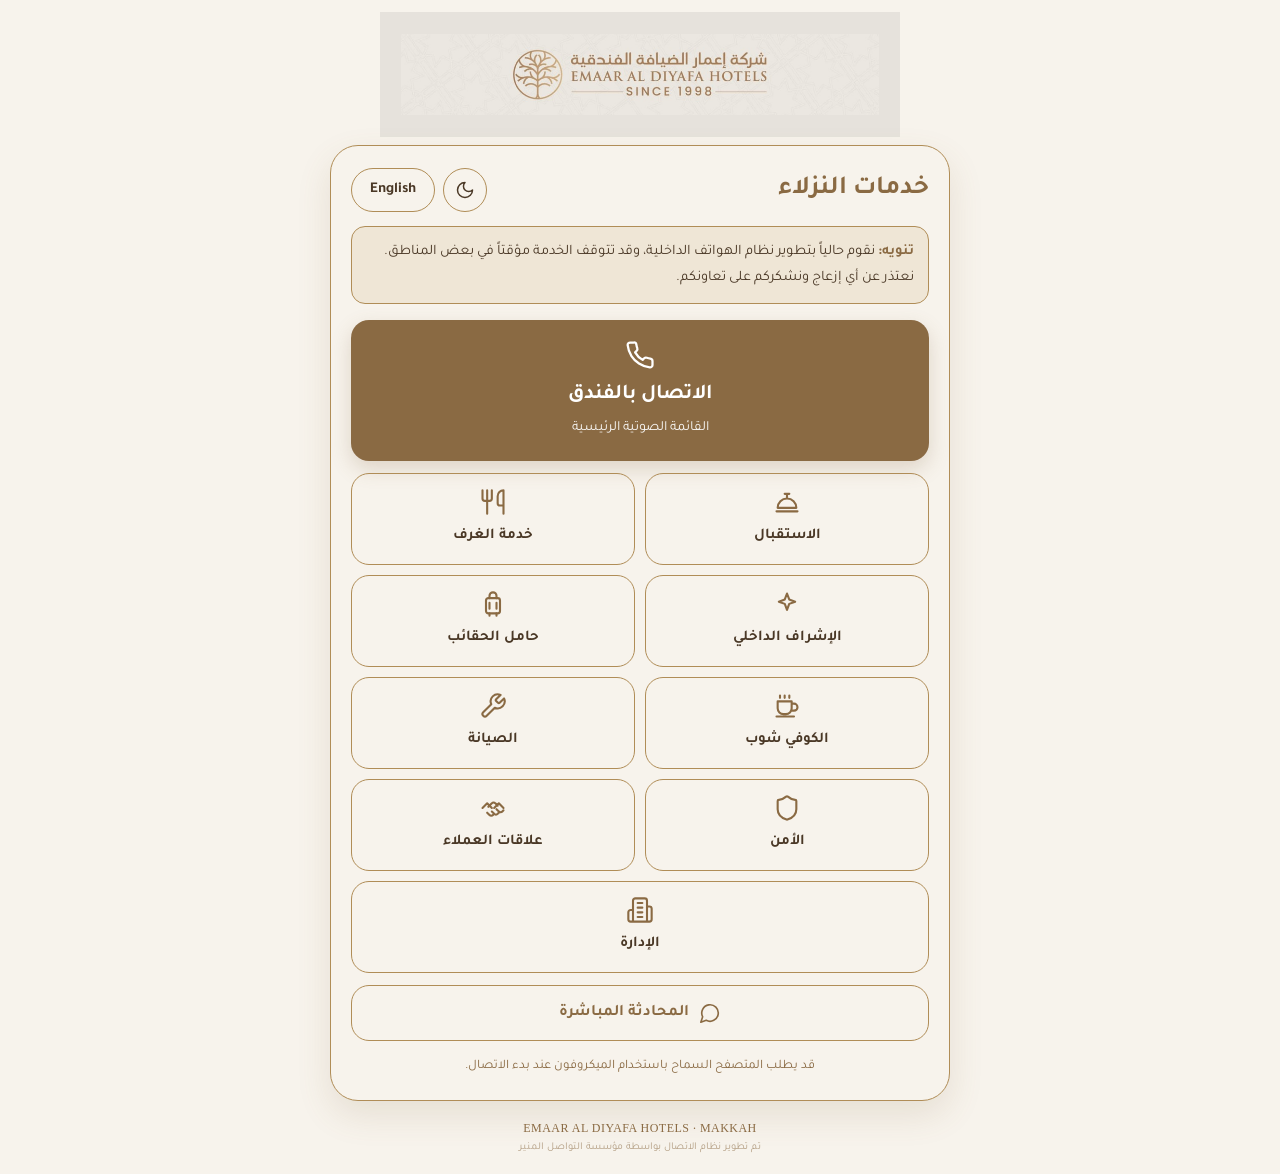
<file: index.html>
<!doctype html>
<html lang="ar" dir="rtl"><head><meta charset="utf-8"><meta name="viewport" content="width=device-width,initial-scale=1,viewport-fit=cover"><meta name="theme-color" content="#F7F3EC"><title>EMAAR AL DIYAFA HOTELS | Guest Services</title><script>(function(){var t;try{t=localStorage.getItem('theme')}catch(e){}if(!t)t=matchMedia('(prefers-color-scheme:dark)').matches?'dark':'light';document.documentElement.dataset.theme=t})()</script><link rel="preconnect" href="https://fonts.googleapis.com"><link rel="preconnect" href="https://fonts.gstatic.com" crossorigin><link href="https://fonts.googleapis.com/css2?family=Tajawal:wght@400;700&display=swap" rel="stylesheet"><style>:root{--cream:#F7F3EC;--gold:#B08D57;--brown:#8A6A43;--ink:#4A3826;--soft:#EFE6D6;--r:18px;--btn:#8A6A43;--btn-h:#7a5d3a;--plate:transparent}html[data-theme="dark"]{color-scheme:dark;--cream:#1B1611;--ink:#EDE3D3;--soft:#2B2219;--brown:#D2AE76;--gold:#9A7B4C;--btn:#8A6A43;--btn-h:#9C7A4D;--plate:#F7F3EC}*{box-sizing:border-box}html{-webkit-text-size-adjust:100%}body{margin:0;min-height:100vh;background:var(--cream);color:var(--ink);font-family:Tajawal,Tahoma,Arial,sans-serif;line-height:1.8;padding:env(safe-area-inset-top) 0 env(safe-area-inset-bottom)}.hero{text-align:center;padding:12px 12px 0}.logo{width:min(520px,86vw);height:auto;display:block;margin:0 auto;mix-blend-mode:multiply}html[data-theme="dark"] .logo{mix-blend-mode:normal;background:var(--plate);border-radius:18px;padding:8px}.card{max-width:620px;margin:8px auto 20px;padding:22px 20px;background:var(--cream);border:1px solid var(--gold);border-radius:28px;box-shadow:0 14px 34px rgba(138,106,67,.14)}html[data-theme="dark"] .card{box-shadow:0 14px 34px rgba(0,0,0,.45)}.top{display:flex;justify-content:space-between;align-items:center;gap:10px;margin-bottom:14px}h1{margin:0;font-size:26px;line-height:1.3;color:var(--brown)}.bar{display:flex;gap:8px}.theme{width:44px;min-height:44px;display:grid;place-items:center;padding:0;border:1px solid var(--gold);border-radius:50%;background:transparent;color:var(--ink);cursor:pointer}.theme svg{width:20px;height:20px}.theme .sun{display:none}html[data-theme="dark"] .theme .sun{display:block}html[data-theme="dark"] .theme .moon{display:none}.lang{min-height:44px;padding:0 18px;border:1px solid var(--gold);border-radius:22px;background:transparent;color:var(--ink);font:700 15px Tajawal,Arial,sans-serif;cursor:pointer}.notice{margin:0 0 16px;padding:12px 14px;background:var(--soft);border:1px solid var(--gold);border-radius:14px;font-size:14.5px}.notice strong{color:var(--brown)}.notice[hidden]{display:none}.call{display:flex;flex-direction:column;align-items:center;gap:2px;padding:20px;margin-bottom:12px;background:var(--btn);color:#fff;border-radius:var(--r);text-decoration:none;box-shadow:0 8px 20px rgba(138,106,67,.22)}.call svg{width:30px;height:30px;margin-bottom:4px}.call b{font-size:21px}.call small{font-size:14px;opacity:.95}.grid{display:grid;grid-template-columns:1fr 1fr;gap:10px}.svc{display:flex;flex-direction:column;align-items:center;justify-content:center;gap:6px;min-height:92px;padding:14px 8px;border:1px solid var(--gold);border-radius:var(--r);color:var(--ink);text-decoration:none;text-align:center;font-weight:700;font-size:15px}.svc svg{width:28px;height:28px;color:var(--brown)}.svc:last-child{grid-column:1/-1}.chat{display:flex;align-items:center;justify-content:center;gap:10px;min-height:56px;margin-top:12px;border:1px solid var(--gold);border-radius:var(--r);color:var(--brown);text-decoration:none;font-weight:700;font-size:16px}.chat svg{width:22px;height:22px}svg{fill:none;stroke:currentColor;stroke-width:1.8;stroke-linecap:round;stroke-linejoin:round}.call,.svc,.chat,.lang{transition:transform .15s ease,background-color .15s ease}.svc:hover,.chat:hover,.lang:hover,.theme:hover{background:var(--soft)}.call:hover{background:var(--btn-h)}.call:active,.svc:active,.chat:active{transform:scale(.985)}a:focus-visible,button:focus-visible{outline:3px solid var(--ink);outline-offset:3px}.note{margin:14px 0 0;font-size:13px;text-align:center;color:var(--brown)}footer{text-align:center;color:var(--brown);font:12px Georgia,serif;letter-spacing:.04em;margin:0 0 20px}.credit{display:inline-block;margin-top:5px;font:10.5px Tajawal,Tahoma,Arial,sans-serif;letter-spacing:0;opacity:.62;color:inherit;text-decoration:none}.credit:hover{opacity:.9;text-decoration:underline}@media(max-width:600px){.card{margin:6px 12px 18px;padding:18px 16px;border-radius:24px}h1{font-size:23px}}@media(prefers-reduced-motion:reduce){*{transition:none!important}}</style></head><body><svg width="0" height="0" style="position:absolute" aria-hidden="true"><symbol id="i-phone" viewBox="0 0 24 24"><path d="M22 16.92v3a2 2 0 0 1-2.18 2 19.79 19.79 0 0 1-8.63-3.07 19.5 19.5 0 0 1-6-6 19.79 19.79 0 0 1-3.07-8.67A2 2 0 0 1 4.11 2h3a2 2 0 0 1 2 1.72c.13.96.36 1.9.7 2.81a2 2 0 0 1-.45 2.11L8.09 9.91a16 16 0 0 0 6 6l1.27-1.27a2 2 0 0 1 2.11-.45c.91.34 1.85.57 2.81.7A2 2 0 0 1 22 16.92z"/></symbol><symbol id="i-bell" viewBox="0 0 24 24"><path d="M3 20h18M4 17h16M20 17a8 8 0 1 0-16 0M12 5v3M10 5h4"/></symbol><symbol id="i-building" viewBox="0 0 24 24"><path d="M6 22V4a2 2 0 0 1 2-2h8a2 2 0 0 1 2 2v18zM6 12H4a2 2 0 0 0-2 2v6a2 2 0 0 0 2 2h2M18 9h2a2 2 0 0 1 2 2v9a2 2 0 0 1-2 2h-2M10 6h4M10 10h4M10 14h4M10 18h4"/></symbol><symbol id="i-users" viewBox="0 0 24 24"><path d="M16 21v-2a4 4 0 0 0-4-4H6a4 4 0 0 0-4 4v2M22 21v-2a4 4 0 0 0-3-3.87M16 3.13a4 4 0 0 1 0 7.75"/><circle cx="9" cy="7" r="4"/></symbol><symbol id="i-utensils" viewBox="0 0 24 24"><path d="M3 2v7a2 2 0 0 0 2 2h4a2 2 0 0 0 2-2V2M7 2v20M21 15V2a5 5 0 0 0-5 5v6a2 2 0 0 0 2 2h3zm0 0v7"/></symbol><symbol id="i-shield" viewBox="0 0 24 24"><path d="M20 13c0 5-3.5 7.5-7.66 8.95a1 1 0 0 1-.67-.01C7.5 20.5 4 18 4 13V6a1 1 0 0 1 1-1c2 0 4.5-1.2 6.24-2.72a1.17 1.17 0 0 1 1.52 0C14.51 3.81 17 5 19 5a1 1 0 0 1 1 1z"/></symbol><symbol id="i-wrench" viewBox="0 0 24 24"><path d="M14.7 6.3a1 1 0 0 0 0 1.4l1.6 1.6a1 1 0 0 0 1.4 0l3.77-3.77a6 6 0 0 1-7.94 7.94l-6.91 6.91a2.12 2.12 0 0 1-3-3l6.91-6.91a6 6 0 0 1 7.94-7.94z"/></symbol><symbol id="i-sparkle" viewBox="0 0 24 24"><path d="M12 3l1.9 5.1L19 10l-5.1 1.9L12 17l-1.9-5.1L5 10l5.1-1.9z"/></symbol><symbol id="i-moon" viewBox="0 0 24 24"><path d="M12 3a6 6 0 0 0 9 9 9 9 0 1 1-9-9z"/></symbol><symbol id="i-sun" viewBox="0 0 24 24"><circle cx="12" cy="12" r="4"/><path d="M12 2v2M12 20v2M4.93 4.93l1.41 1.41M17.66 17.66l1.41 1.41M2 12h2M20 12h2M6.34 17.66l-1.41 1.41M19.07 4.93l-1.41 1.41"/></symbol><symbol id="i-luggage" viewBox="0 0 24 24"><rect x="6" y="7" width="12" height="13" rx="2"/><path d="M9 7V5a3 3 0 0 1 6 0v2M9 11v5M15 11v5M9 22v-2M15 22v-2"/></symbol><symbol id="i-coffee" viewBox="0 0 24 24"><path d="M4 8h12v6a5 5 0 0 1-5 5H9a5 5 0 0 1-5-5zM16 10h2a3 3 0 0 1 0 6h-2M6 3v2M10 3v2M14 3v2M3 21h15"/></symbol><symbol id="i-handshake" viewBox="0 0 24 24"><path d="M8 11l3-3a2 2 0 0 1 3 0l2 2M3 12l4-4 4 4M21 12l-4-4-4 4M7 16l2 2a2 2 0 0 0 3 0l1-1M11 15l2 2a2 2 0 0 0 3 0l1-1M15 13l2 2a2 2 0 0 0 3 0l1-1"/></symbol><symbol id="i-chat" viewBox="0 0 24 24"><path d="M7.9 20A9 9 0 1 0 4 16.1L2 22z"/></symbol></svg><header class="hero"><img class="logo" src="logo.png" alt="EMAAR AL DIYAFA HOTELS"></header><main class="card"><div class="top"><h1 data-i="title">خدمات النزلاء</h1><div class="bar"><button class="theme" id="theme" type="button" aria-label="Theme"><svg class="moon"><use href="#i-moon"/></svg><svg class="sun"><use href="#i-sun"/></svg></button><button class="lang" id="lang" type="button">English</button></div></div><p class="notice" id="notice"><strong data-i="nt">تنويه:</strong> <span data-i="nb">نقوم حالياً بتطوير نظام الهواتف الداخلية، وقد تتوقف الخدمة مؤقتاً في بعض المناطق. نعتذر عن أي إزعاج ونشكركم على تعاونكم.</span></p><a class="call" href="https://emaargrand.a.gdms.cloud/click2call?from_user=webrtc_trunk_1&to_user=service"><svg><use href="#i-phone"/></svg><b data-i="call">الاتصال بالفندق</b><small data-i="ivr">القائمة الصوتية الرئيسية</small></a><div class="grid"><a class="svc" href="https://emaargrand.a.gdms.cloud/click2call?from_user=webrtc_trunk_2&to_user=service"><svg><use href="#i-bell"/></svg><span data-i="s2">الاستقبال</span></a><a class="svc" href="https://emaargrand.a.gdms.cloud/click2call?from_user=webrtc_trunk_4&to_user=service"><svg><use href="#i-utensils"/></svg><span data-i="s4">خدمة الغرف</span></a><a class="svc" href="https://emaargrand.a.gdms.cloud/click2call?from_user=webrtc_trunk_7&to_user=service"><svg><use href="#i-sparkle"/></svg><span data-i="s7">الإشراف الداخلي</span></a><a class="svc" href="https://emaargrand.a.gdms.cloud/click2call?from_user=webrtc_trunk_11&to_user=service"><svg><use href="#i-luggage"/></svg><span data-i="s11">حامل الحقائب</span></a><a class="svc" href="https://emaargrand.a.gdms.cloud/click2call?from_user=webrtc_trunk_12&to_user=service"><svg><use href="#i-coffee"/></svg><span data-i="s12">الكوفي شوب</span></a><a class="svc" href="https://emaargrand.a.gdms.cloud/click2call?from_user=webrtc_trunk_6&to_user=service"><svg><use href="#i-wrench"/></svg><span data-i="s6">الصيانة</span></a><a class="svc" href="https://emaargrand.a.gdms.cloud/click2call?from_user=webrtc_trunk_5&to_user=service"><svg><use href="#i-shield"/></svg><span data-i="s5">الأمن</span></a><a class="svc" href="https://emaargrand.a.gdms.cloud/click2call?from_user=webrtc_trunk_13&to_user=service"><svg><use href="#i-handshake"/></svg><span data-i="s13">علاقات العملاء</span></a><a class="svc" href="https://emaargrand.a.gdms.cloud/click2call?from_user=webrtc_trunk_8&to_user=service"><svg><use href="#i-building"/></svg><span data-i="s8">الإدارة</span></a></div><a class="chat" href="https://emaargrand.a.gdms.cloud/liveChat/?liveChatAccess=MF80NDgxMDVlMzgzMjY0NTE5ODNhYTdjY2ExZDU4ZWFjNV9lYzc0ZDc4NTE0ZWUmODEwOTQxNTVhM2VlOGE4OTY0ZGE3YmVhYTk2ZjcyYjE="><svg><use href="#i-chat"/></svg><span data-i="chat">المحادثة المباشرة</span></a><p class="note" data-i="mic">قد يطلب المتصفح السماح باستخدام الميكروفون عند بدء الاتصال.</p></main><footer>EMAAR AL DIYAFA HOTELS · MAKKAH<br><a class="credit" data-i="credit" href="https://linktr.ee/ramiabdelrahim" target="_blank" rel="noopener noreferrer">تم تطوير نظام الاتصال بواسطة مؤسسة التواصل المنير</a></footer><script>const SHOW_NOTICE=true;const T={ar:{title:"خدمات النزلاء",nt:"تنويه:",nb:"نقوم حالياً بتطوير نظام الهواتف الداخلية، وقد تتوقف الخدمة مؤقتاً في بعض المناطق. نعتذر عن أي إزعاج ونشكركم على تعاونكم.",call:"الاتصال بالفندق",ivr:"القائمة الصوتية الرئيسية",s2:"الاستقبال",s8:"الإدارة",s4:"خدمة الغرف",s5:"الأمن",s6:"الصيانة",s7:"الإشراف الداخلي",s11:"حامل الحقائب",s12:"الكوفي شوب",s13:"علاقات العملاء",credit:"تم تطوير نظام الاتصال بواسطة مؤسسة التواصل المنير",chat:"المحادثة المباشرة",mic:"قد يطلب المتصفح السماح باستخدام الميكروفون عند بدء الاتصال.",btn:"English"},en:{title:"Guest Services",nt:"Notice:",nb:"We are upgrading the hotel's internal phone system. Phone service may be temporarily unavailable in some areas. We apologize for any inconvenience and thank you for your understanding.",call:"Call the Hotel",ivr:"Main IVR Menu",s2:"Reception",s8:"Management",s4:"Room Service",s5:"Security",s6:"Maintenance",s7:"Housekeeping",s11:"Bellman",s12:"Coffee Shop",s13:"Guest Relations",credit:"Communication system developed by Al-Tawasul Al-Muneer Est.",chat:"Live Chat",mic:"Your browser may ask for microphone permission when the call starts.",btn:"العربية"}};function setLang(l){const d=T[l],h=document.documentElement;h.lang=l;h.dir=l==='ar'?'rtl':'ltr';document.querySelectorAll('[data-i]').forEach(e=>e.textContent=d[e.dataset.i]);document.getElementById('lang').textContent=d.btn;try{localStorage.setItem('lang',l)}catch(e){}}const meta=document.querySelector('meta[name=theme-color]');function setTheme(t){document.documentElement.dataset.theme=t;meta.content=t==='dark'?'#1B1611':'#F7F3EC';try{localStorage.setItem('theme',t)}catch(e){}}meta.content=document.documentElement.dataset.theme==='dark'?'#1B1611':'#F7F3EC';document.getElementById('theme').onclick=()=>setTheme(document.documentElement.dataset.theme==='dark'?'light':'dark');document.getElementById('notice').hidden=!SHOW_NOTICE;document.getElementById('lang').onclick=()=>setLang(document.documentElement.lang==='ar'?'en':'ar');let saved='ar';try{saved=localStorage.getItem('lang')||'ar'}catch(e){}if(saved!=='ar')setLang(saved);</script></body></html>
</file>
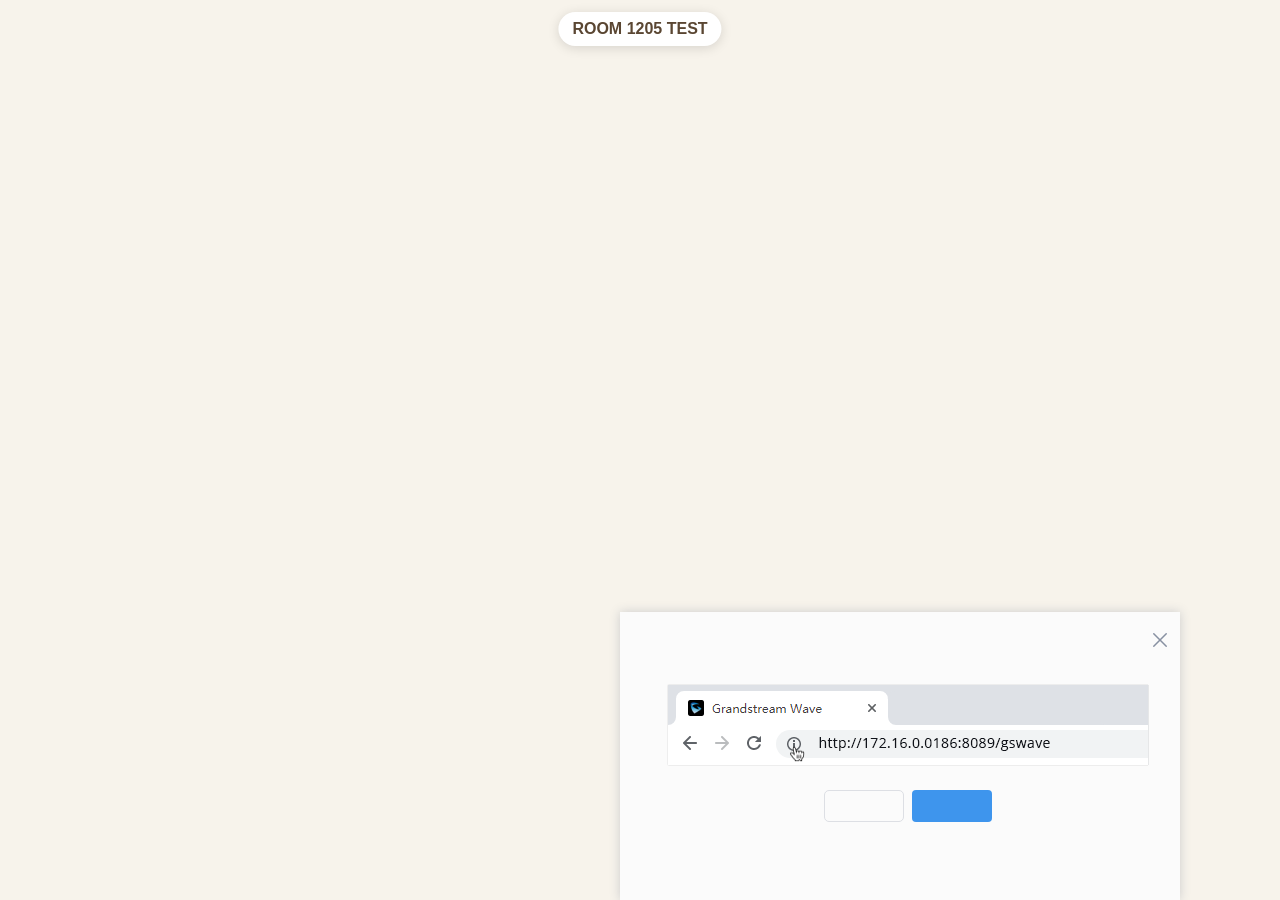
<file: anonymousWebRTC_room1205/index.html>
<!doctype html>
<html lang="en">
<head>
  <meta charset="utf-8">
  <meta name="viewport" content="width=device-width,initial-scale=1,viewport-fit=cover">
  <title>Room Caller ID Test</title>
  <style>
    html,body{margin:0;width:100%;height:100%;background:#f7f3eb;font-family:Arial,sans-serif;overflow:hidden}
    .label{position:fixed;top:12px;left:50%;transform:translateX(-50%);z-index:20;background:#fff;padding:8px 14px;border-radius:20px;box-shadow:0 2px 12px #0002;font-weight:700;color:#5a4632}
    #anonymousWebRTC{display:block;position:fixed;right:100px;bottom:0;width:400px;height:280px;z-index:10;background:#fff;box-shadow:0 0 10px #ccc}
    #frameDialog{display:block;width:100%;height:100%;border:0}
    @media(max-width:600px){#anonymousWebRTC{right:0!important;width:100%!important}.label{top:8px}}
  </style>
</head>
<body>
  <div class="label" id="roomLabel">ROOM TEST</div>
  <div id="anonymousWebRTC" class="main-box">
    <iframe id="frameDialog" name="frameDialog" src="./webRTC.html" allow="microphone; autoplay" scrolling="no" title="WebRTC test"></iframe>
  </div>
  <script>
    const room=(new URLSearchParams(location.search).get('room')||'1205').replace(/[^0-9A-Za-z_-]/g,'');
    document.getElementById('roomLabel').textContent='ROOM '+room+' TEST';
    const frame=document.getElementById('frameDialog');
    frame.addEventListener('load',()=>{
      const start=()=>{
        try{
          if(frame.contentWindow && typeof frame.contentWindow.startDevice==='function'){
            frame.contentWindow.startDevice();
          }else{
            setTimeout(start,250);
          }
        }catch(e){console.error('WebRTC test init:',e);}
      };
      start();
    });
  </script>
</body>
</html>
</file>
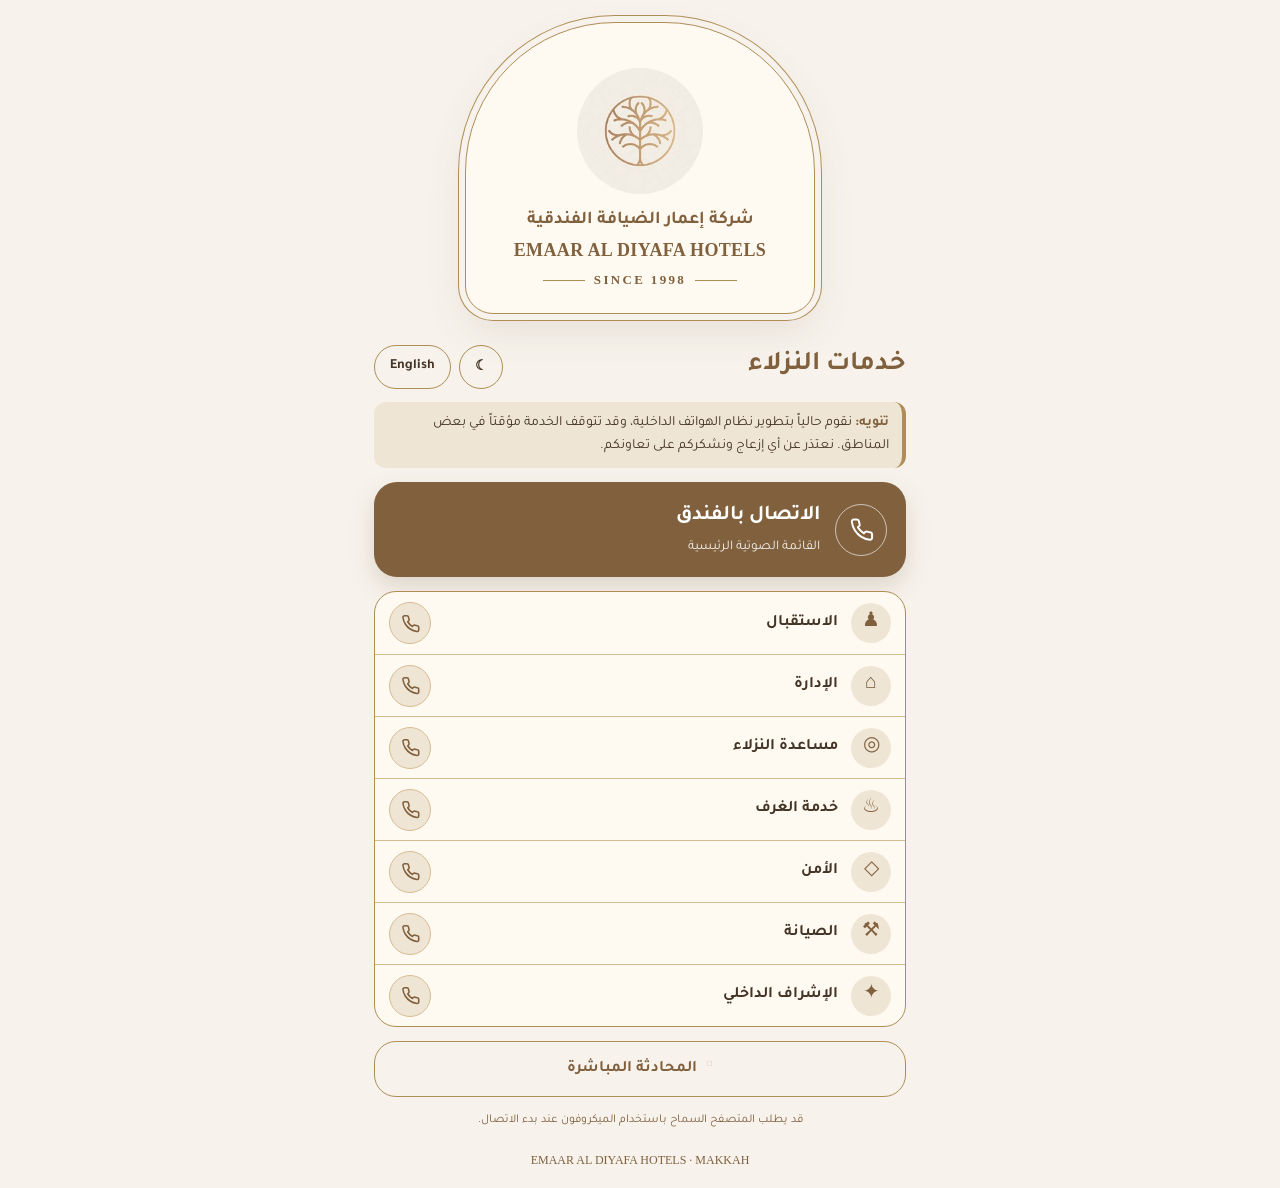
<file: design-test-2/index.html>
<!doctype html><html lang="ar" dir="rtl"><head><meta charset="utf-8"><meta name="viewport" content="width=device-width,initial-scale=1,viewport-fit=cover"><meta name="theme-color" content="#f7f3ec"><title>EMAAR AL DIYAFA HOTELS | Guest Services</title><link rel="preconnect" href="https://fonts.googleapis.com"><link rel="preconnect" href="https://fonts.gstatic.com" crossorigin><link href="https://fonts.googleapis.com/css2?family=Tajawal:wght@400;700&display=swap" rel="stylesheet"><script>try{document.documentElement.dataset.theme=localStorage.theme||((matchMedia('(prefers-color-scheme:dark)').matches)?'dark':'light')}catch(e){}</script><style>:root{--bg:#f7f3ec;--card:#fffaf1;--gold:#b08d57;--brown:#80603d;--ink:#443425;--soft:#efe5d5;--line:#d7bc91}html[data-theme=dark]{color-scheme:dark;--bg:#1b1611;--card:#241c15;--gold:#c5a36c;--brown:#d7b57d;--ink:#f3eadc;--soft:#30251b;--line:#725b3c}*{box-sizing:border-box}body{margin:0;background:var(--bg);color:var(--ink);font-family:Tajawal,Tahoma,Arial,sans-serif;line-height:1.65}.hero{padding:22px 14px 8px;text-align:center}.arch{position:relative;width:min(350px,90vw);margin:auto;padding:45px 20px 25px;background:var(--card);border:1px solid var(--gold);border-radius:150px 150px 28px 28px;box-shadow:0 0 0 6px var(--bg),0 0 0 7px var(--gold),0 16px 40px #5b40251c}.mark{width:126px;height:126px;display:block;margin:0 auto 12px;border-radius:50%;object-fit:cover;mix-blend-mode:multiply}html[data-theme=dark] .mark{mix-blend-mode:normal}.arbrand{font-size:18px;font-weight:700;color:var(--brown)}.enbrand{font-family:Georgia,serif;font-size:18px;font-weight:700;color:var(--brown);letter-spacing:.02em}.since{display:flex;align-items:center;justify-content:center;gap:9px;margin-top:7px;color:var(--brown);font:700 13px Georgia,serif;letter-spacing:.18em}.since:before,.since:after{content:"";height:1px;width:42px;background:var(--gold)}main{max-width:560px;margin:22px auto;padding:0 14px}.top{display:flex;align-items:center;justify-content:space-between;gap:10px;margin-bottom:13px}h1{margin:0;color:var(--brown);font-size:27px}.tools{display:flex;gap:8px}.tools button{height:44px;border:1px solid var(--gold);background:transparent;color:var(--ink);font:700 14px Tajawal;border-radius:24px;padding:0 15px}.tools .theme{width:44px;padding:0;border-radius:50%}.notice{background:var(--soft);border-inline-start:4px solid var(--gold);padding:10px 13px;border-radius:12px;margin:0 0 14px;font-size:14px}.notice strong{color:var(--brown)}a{text-decoration:none}.call{display:flex;align-items:center;gap:15px;background:var(--brown);color:#fff;padding:17px 19px;border-radius:23px;margin-bottom:14px;box-shadow:0 10px 24px #6042212b}.call .circle{width:52px;height:52px;display:grid;place-items:center;border:1px solid #ffffff9c;border-radius:50%}.call .circle svg{width:27px;height:27px}.call b{display:block;font-size:21px}.call small{opacity:.9}.list{border:1px solid var(--gold);border-radius:22px;overflow:hidden;background:var(--card)}.row{min-height:62px;display:flex;align-items:center;gap:13px;padding:9px 14px;color:var(--ink)}.row+.row{border-top:1px solid var(--line)}.ico{width:40px;height:40px;display:grid;place-items:center;border-radius:50%;background:var(--soft);color:var(--brown);font-size:20px}.label{flex:1;font-weight:700;font-size:16px}.dial{width:42px;height:42px;flex:0 0 42px;display:grid;place-items:center;border:1px solid var(--line);border-radius:50%;background:var(--soft);color:var(--brown);transition:.15s ease}.dial svg{width:21px;height:21px}.row:hover .dial{background:var(--brown);color:#fff;border-color:var(--brown)}.phone-svg{fill:none;stroke:currentColor;stroke-width:1.8;stroke-linecap:round;stroke-linejoin:round}.chat{display:flex;justify-content:center;align-items:center;gap:9px;min-height:56px;margin-top:14px;border:1px solid var(--gold);border-radius:22px;color:var(--brown);font-weight:700}.note{text-align:center;color:var(--brown);font-size:12px;margin-top:14px}footer{text-align:center;color:var(--brown);font:12px Georgia;margin:20px}.row:hover,.chat:hover,.tools button:hover{background:var(--soft)}a:active{transform:scale(.99)}@media(max-width:400px){.arch{width:88vw;padding-top:38px}.mark{width:112px;height:112px}.arbrand{font-size:16px}.enbrand{font-size:16px}h1{font-size:23px}}</style></head><body><svg width="0" height="0" style="position:absolute" aria-hidden="true"><symbol id="phone" viewBox="0 0 24 24"><path d="M21.4 16.6v2.7a1.8 1.8 0 0 1-2 1.8 17.8 17.8 0 0 1-7.8-2.8 17.5 17.5 0 0 1-5.4-5.4 17.8 17.8 0 0 1-2.8-7.8 1.8 1.8 0 0 1 1.8-2h2.7a1.8 1.8 0 0 1 1.8 1.5c.1.9.3 1.7.6 2.5a1.8 1.8 0 0 1-.4 1.9L8.8 10a14.4 14.4 0 0 0 5.4 5.4l1.1-1.1a1.8 1.8 0 0 1 1.9-.4c.8.3 1.6.5 2.5.6a1.8 1.8 0 0 1 1.7 2.1z"/></symbol></svg><header class="hero"><div class="arch"><img class="mark" src="brand-mark.svg" alt="Emaar Al Diyafa Hotels"><div class="arbrand">شركة إعمار الضيافة الفندقية</div><div class="enbrand">EMAAR AL DIYAFA HOTELS</div><div class="since">SINCE 1998</div></div></header><main><div class="top"><h1 data-k="title">خدمات النزلاء</h1><div class="tools"><button class="theme" id="theme" aria-label="Theme">☾</button><button id="lang">English</button></div></div><p class="notice"><strong data-k="nt">تنويه:</strong> <span data-k="notice">نقوم حالياً بتطوير نظام الهواتف الداخلية، وقد تتوقف الخدمة مؤقتاً في بعض المناطق. نعتذر عن أي إزعاج ونشكركم على تعاونكم.</span></p><a class="call" href="https://emaargrand.a.gdms.cloud/click2call?from_user=webrtc_trunk_1&to_user=service"><span class="circle"><svg class="phone-svg"><use href="#phone"/></svg></span><span><b data-k="call">الاتصال بالفندق</b><small data-k="ivr">القائمة الصوتية الرئيسية</small></span></a><div class="list"><a class="row" href="https://emaargrand.a.gdms.cloud/click2call?from_user=webrtc_trunk_2&to_user=service"><span class="ico">♟</span><span class="label" data-k="reception">الاستقبال</span><span class="dial"><svg class="phone-svg"><use href="#phone"/></svg></span></a><a class="row" href="https://emaargrand.a.gdms.cloud/click2call?from_user=webrtc_trunk_8&to_user=service"><span class="ico">⌂</span><span class="label" data-k="management">الإدارة</span><span class="dial"><svg class="phone-svg"><use href="#phone"/></svg></span></a><a class="row" href="https://emaargrand.a.gdms.cloud/click2call?from_user=webrtc_trunk_3&to_user=service"><span class="ico">◎</span><span class="label" data-k="guest">مساعدة النزلاء</span><span class="dial"><svg class="phone-svg"><use href="#phone"/></svg></span></a><a class="row" href="https://emaargrand.a.gdms.cloud/click2call?from_user=webrtc_trunk_4&to_user=service"><span class="ico">♨</span><span class="label" data-k="room">خدمة الغرف</span><span class="dial"><svg class="phone-svg"><use href="#phone"/></svg></span></a><a class="row" href="https://emaargrand.a.gdms.cloud/click2call?from_user=webrtc_trunk_5&to_user=service"><span class="ico">◇</span><span class="label" data-k="security">الأمن</span><span class="dial"><svg class="phone-svg"><use href="#phone"/></svg></span></a><a class="row" href="https://emaargrand.a.gdms.cloud/click2call?from_user=webrtc_trunk_6&to_user=service"><span class="ico">⚒</span><span class="label" data-k="maintenance">الصيانة</span><span class="dial"><svg class="phone-svg"><use href="#phone"/></svg></span></a><a class="row" href="https://emaargrand.a.gdms.cloud/click2call?from_user=webrtc_trunk_7&to_user=service"><span class="ico">✦</span><span class="label" data-k="housekeeping">الإشراف الداخلي</span><span class="dial"><svg class="phone-svg"><use href="#phone"/></svg></span></a></div><a class="chat" href="https://emaargrand.a.gdms.cloud/liveChat/?liveChatAccess=MF80NDgxMDVlMzgzMjY0NTE5ODNhYTdjY2ExZDU4ZWFjNV9lYzc0ZDc4NTE0ZWUmODEwOTQxNTVhM2VlOGE4OTY0ZGE3YmVhYTk2ZjcyYjE="><span>◌</span><span data-k="chat">المحادثة المباشرة</span></a><p class="note" data-k="mic">قد يطلب المتصفح السماح باستخدام الميكروفون عند بدء الاتصال.</p></main><footer>EMAAR AL DIYAFA HOTELS · MAKKAH</footer><script>const D={ar:{title:'خدمات النزلاء',nt:'تنويه:',notice:'نقوم حالياً بتطوير نظام الهواتف الداخلية، وقد تتوقف الخدمة مؤقتاً في بعض المناطق. نعتذر عن أي إزعاج ونشكركم على تعاونكم.',call:'الاتصال بالفندق',ivr:'القائمة الصوتية الرئيسية',reception:'الاستقبال',management:'الإدارة',guest:'مساعدة النزلاء',room:'خدمة الغرف',security:'الأمن',maintenance:'الصيانة',housekeeping:'الإشراف الداخلي',chat:'المحادثة المباشرة',mic:'قد يطلب المتصفح السماح باستخدام الميكروفون عند بدء الاتصال.'},en:{title:'Guest Services',nt:'Notice:',notice:"We are upgrading the hotel's internal phone system. Service may be temporarily unavailable in some areas. We apologize for any inconvenience and thank you for your understanding.",call:'Call the Hotel',ivr:'Main IVR Menu',reception:'Reception',management:'Management',guest:'Guest Assistance',room:'Room Service',security:'Security',maintenance:'Maintenance',housekeeping:'Housekeeping',chat:'Live Chat',mic:'Your browser may ask for microphone permission when the call starts.'}};function setLang(l){document.documentElement.lang=l;document.documentElement.dir=l==='ar'?'rtl':'ltr';document.querySelectorAll('[data-k]').forEach(e=>e.textContent=D[l][e.dataset.k]);lang.textContent=l==='ar'?'English':'العربية';try{localStorage.lang=l}catch(e){}}lang.onclick=()=>setLang(document.documentElement.lang==='ar'?'en':'ar');theme.onclick=()=>{let t=document.documentElement.dataset.theme==='dark'?'light':'dark';document.documentElement.dataset.theme=t;theme.textContent=t==='dark'?'☀':'☾';try{localStorage.theme=t}catch(e){}};theme.textContent=document.documentElement.dataset.theme==='dark'?'☀':'☾';try{if(localStorage.lang==='en')setLang('en')}catch(e){}</script></body></html>
</file>
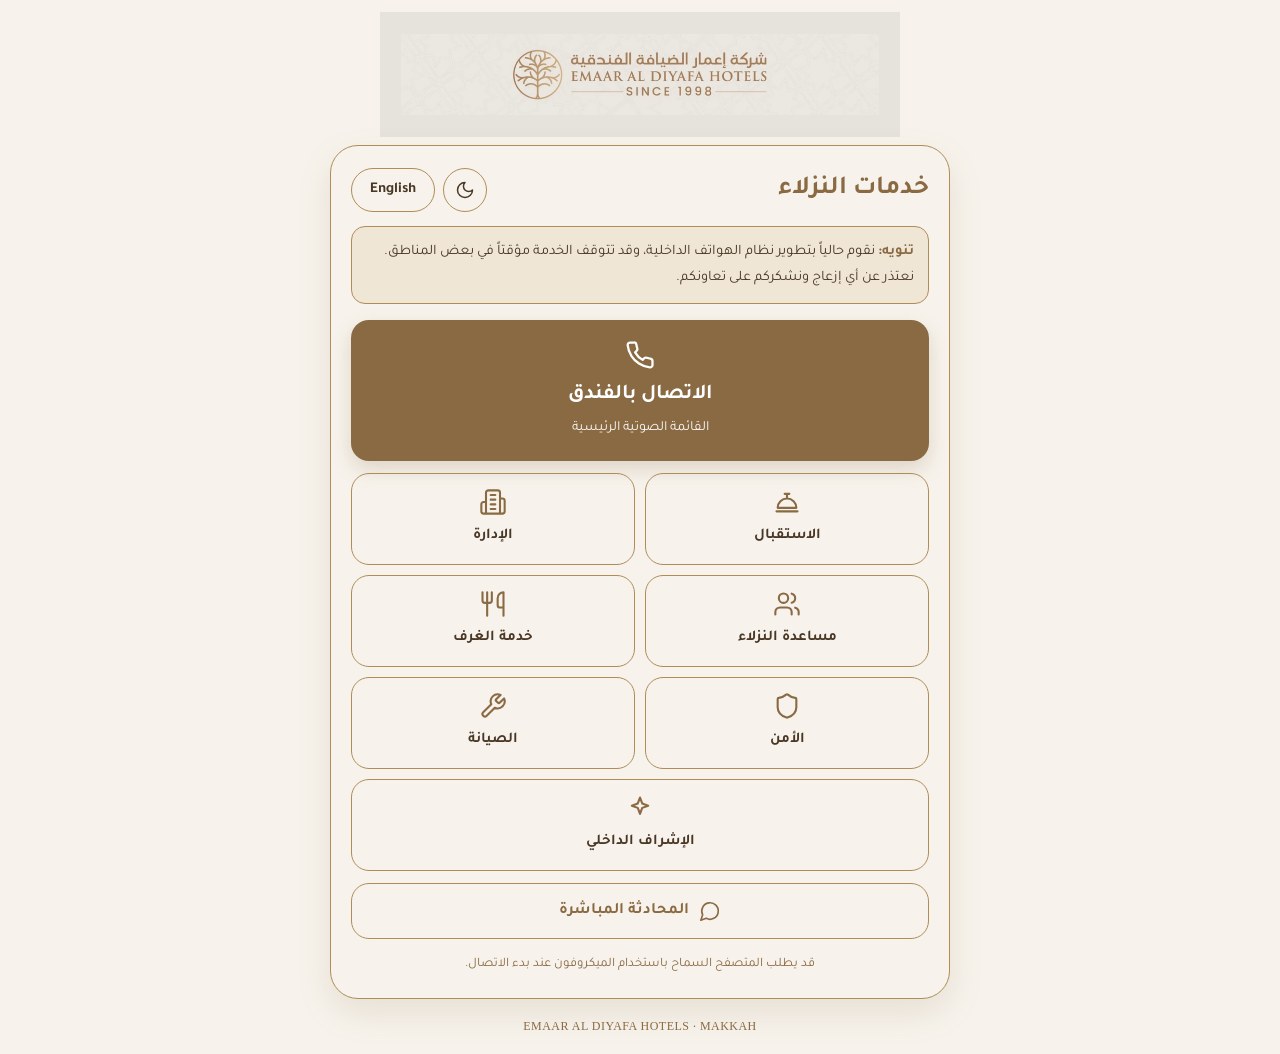
<file: design-test/index.html>
<!doctype html>
<html lang="ar" dir="rtl">
<head>
<meta charset="utf-8">
<meta name="viewport" content="width=device-width,initial-scale=1,viewport-fit=cover">
<meta name="theme-color" content="#F7F3EC">
<title>EMAAR AL DIYAFA HOTELS | Guest Services</title>
<script>(function(){var t;try{t=localStorage.getItem('theme')}catch(e){}if(!t)t=matchMedia('(prefers-color-scheme:dark)').matches?'dark':'light';document.documentElement.dataset.theme=t})()</script>
<link rel="preconnect" href="https://fonts.googleapis.com">
<link rel="preconnect" href="https://fonts.gstatic.com" crossorigin>
<link href="https://fonts.googleapis.com/css2?family=Tajawal:wght@400;700&display=swap" rel="stylesheet">
<style>
:root{--cream:#F7F3EC;--gold:#B08D57;--brown:#8A6A43;--ink:#4A3826;--soft:#EFE6D6;--r:18px;--btn:#8A6A43;--btn-h:#7a5d3a;--plate:transparent}
html[data-theme="dark"]{color-scheme:dark;--cream:#1B1611;--ink:#EDE3D3;--soft:#2B2219;--brown:#D2AE76;--gold:#9A7B4C;--btn:#8A6A43;--btn-h:#9C7A4D;--plate:#F7F3EC}
*{box-sizing:border-box}html{-webkit-text-size-adjust:100%}body{margin:0;min-height:100vh;background:var(--cream);color:var(--ink);font-family:Tajawal,Tahoma,Arial,sans-serif;line-height:1.8;padding:env(safe-area-inset-top) 0 env(safe-area-inset-bottom)}
.hero{text-align:center;padding:12px 12px 0}.logo{width:min(520px,86vw);height:auto;display:block;margin:0 auto;mix-blend-mode:multiply}html[data-theme="dark"] .logo{mix-blend-mode:normal;background:var(--plate);border-radius:18px;padding:8px}.card{max-width:620px;margin:8px auto 20px;padding:22px 20px;background:var(--cream);border:1px solid var(--gold);border-radius:28px;box-shadow:0 14px 34px rgba(138,106,67,.14)}html[data-theme="dark"] .card{box-shadow:0 14px 34px rgba(0,0,0,.45)}.top{display:flex;justify-content:space-between;align-items:center;gap:10px;margin-bottom:14px}h1{margin:0;font-size:26px;line-height:1.3;color:var(--brown)}.bar{display:flex;gap:8px}.theme{width:44px;min-height:44px;display:grid;place-items:center;padding:0;border:1px solid var(--gold);border-radius:50%;background:transparent;color:var(--ink);cursor:pointer}.theme svg{width:20px;height:20px}.theme .sun{display:none}html[data-theme="dark"] .theme .sun{display:block}html[data-theme="dark"] .theme .moon{display:none}.lang{min-height:44px;padding:0 18px;border:1px solid var(--gold);border-radius:22px;background:transparent;color:var(--ink);font:700 15px Tajawal,Arial,sans-serif;cursor:pointer}.notice{margin:0 0 16px;padding:12px 14px;background:var(--soft);border:1px solid var(--gold);border-radius:14px;font-size:14.5px}.notice strong{color:var(--brown)}.notice[hidden]{display:none}.call{display:flex;flex-direction:column;align-items:center;gap:2px;padding:20px;margin-bottom:12px;background:var(--btn);color:#fff;border-radius:var(--r);text-decoration:none;box-shadow:0 8px 20px rgba(138,106,67,.22)}.call svg{width:30px;height:30px;margin-bottom:4px}.call b{font-size:21px}.call small{font-size:14px;opacity:.95}.grid{display:grid;grid-template-columns:1fr 1fr;gap:10px}.svc{display:flex;flex-direction:column;align-items:center;justify-content:center;gap:6px;min-height:92px;padding:14px 8px;border:1px solid var(--gold);border-radius:var(--r);color:var(--ink);text-decoration:none;text-align:center;font-weight:700;font-size:15px}.svc svg{width:28px;height:28px;color:var(--brown)}.svc:last-child{grid-column:1/-1}.chat{display:flex;align-items:center;justify-content:center;gap:10px;min-height:56px;margin-top:12px;border:1px solid var(--gold);border-radius:var(--r);color:var(--brown);text-decoration:none;font-weight:700;font-size:16px}.chat svg{width:22px;height:22px}svg{fill:none;stroke:currentColor;stroke-width:1.8;stroke-linecap:round;stroke-linejoin:round}.call,.svc,.chat,.lang{transition:transform .15s ease,background-color .15s ease}.svc:hover,.chat:hover,.lang:hover,.theme:hover{background:var(--soft)}.call:hover{background:var(--btn-h)}.call:active,.svc:active,.chat:active{transform:scale(.985)}a:focus-visible,button:focus-visible{outline:3px solid var(--ink);outline-offset:3px}.note{margin:14px 0 0;font-size:13px;text-align:center;color:var(--brown)}footer{text-align:center;color:var(--brown);font:12px Georgia,serif;letter-spacing:.04em;margin:0 0 20px}@media(max-width:600px){.card{margin:6px 12px 18px;padding:18px 16px;border-radius:24px}h1{font-size:23px}}@media(prefers-reduced-motion:reduce){*{transition:none!important}}
</style></head><body>
<svg width="0" height="0" style="position:absolute" aria-hidden="true"><symbol id="i-phone" viewBox="0 0 24 24"><path d="M22 16.92v3a2 2 0 0 1-2.18 2 19.79 19.79 0 0 1-8.63-3.07 19.5 19.5 0 0 1-6-6 19.79 19.79 0 0 1-3.07-8.67A2 2 0 0 1 4.11 2h3a2 2 0 0 1 2 1.72c.13.96.36 1.9.7 2.81a2 2 0 0 1-.45 2.11L8.09 9.91a16 16 0 0 0 6 6l1.27-1.27a2 2 0 0 1 2.11-.45c.91.34 1.85.57 2.81.7A2 2 0 0 1 22 16.92z"/></symbol><symbol id="i-bell" viewBox="0 0 24 24"><path d="M3 20h18M4 17h16M20 17a8 8 0 1 0-16 0M12 5v3M10 5h4"/></symbol><symbol id="i-building" viewBox="0 0 24 24"><path d="M6 22V4a2 2 0 0 1 2-2h8a2 2 0 0 1 2 2v18zM6 12H4a2 2 0 0 0-2 2v6a2 2 0 0 0 2 2h2M18 9h2a2 2 0 0 1 2 2v9a2 2 0 0 1-2 2h-2M10 6h4M10 10h4M10 14h4M10 18h4"/></symbol><symbol id="i-users" viewBox="0 0 24 24"><path d="M16 21v-2a4 4 0 0 0-4-4H6a4 4 0 0 0-4 4v2M22 21v-2a4 4 0 0 0-3-3.87M16 3.13a4 4 0 0 1 0 7.75"/><circle cx="9" cy="7" r="4"/></symbol><symbol id="i-utensils" viewBox="0 0 24 24"><path d="M3 2v7a2 2 0 0 0 2 2h4a2 2 0 0 0 2-2V2M7 2v20M21 15V2a5 5 0 0 0-5 5v6a2 2 0 0 0 2 2h3zm0 0v7"/></symbol><symbol id="i-shield" viewBox="0 0 24 24"><path d="M20 13c0 5-3.5 7.5-7.66 8.95a1 1 0 0 1-.67-.01C7.5 20.5 4 18 4 13V6a1 1 0 0 1 1-1c2 0 4.5-1.2 6.24-2.72a1.17 1.17 0 0 1 1.52 0C14.51 3.81 17 5 19 5a1 1 0 0 1 1 1z"/></symbol><symbol id="i-wrench" viewBox="0 0 24 24"><path d="M14.7 6.3a1 1 0 0 0 0 1.4l1.6 1.6a1 1 0 0 0 1.4 0l3.77-3.77a6 6 0 0 1-7.94 7.94l-6.91 6.91a2.12 2.12 0 0 1-3-3l6.91-6.91a6 6 0 0 1 7.94-7.94z"/></symbol><symbol id="i-sparkle" viewBox="0 0 24 24"><path d="M12 3l1.9 5.1L19 10l-5.1 1.9L12 17l-1.9-5.1L5 10l5.1-1.9z"/></symbol><symbol id="i-moon" viewBox="0 0 24 24"><path d="M12 3a6 6 0 0 0 9 9 9 9 0 1 1-9-9z"/></symbol><symbol id="i-sun" viewBox="0 0 24 24"><circle cx="12" cy="12" r="4"/><path d="M12 2v2M12 20v2M4.93 4.93l1.41 1.41M17.66 17.66l1.41 1.41M2 12h2M20 12h2M6.34 17.66l-1.41 1.41M19.07 4.93l-1.41 1.41"/></symbol><symbol id="i-chat" viewBox="0 0 24 24"><path d="M7.9 20A9 9 0 1 0 4 16.1L2 22z"/></symbol></svg>
<header class="hero"><img class="logo" src="../logo.png" alt="EMAAR AL DIYAFA HOTELS"></header><main class="card"><div class="top"><h1 data-i="title">خدمات النزلاء</h1><div class="bar"><button class="theme" id="theme" type="button" aria-label="Theme"><svg class="moon"><use href="#i-moon"/></svg><svg class="sun"><use href="#i-sun"/></svg></button><button class="lang" id="lang" type="button">English</button></div></div><p class="notice" id="notice"><strong data-i="nt">تنويه:</strong> <span data-i="nb">نقوم حالياً بتطوير نظام الهواتف الداخلية، وقد تتوقف الخدمة مؤقتاً في بعض المناطق. نعتذر عن أي إزعاج ونشكركم على تعاونكم.</span></p><a class="call" href="https://emaargrand.a.gdms.cloud/click2call?from_user=webrtc_trunk_1&to_user=service"><svg><use href="#i-phone"/></svg><b data-i="call">الاتصال بالفندق</b><small data-i="ivr">القائمة الصوتية الرئيسية</small></a><div class="grid"><a class="svc" href="https://emaargrand.a.gdms.cloud/click2call?from_user=webrtc_trunk_2&to_user=service"><svg><use href="#i-bell"/></svg><span data-i="s2">الاستقبال</span></a><a class="svc" href="https://emaargrand.a.gdms.cloud/click2call?from_user=webrtc_trunk_8&to_user=service"><svg><use href="#i-building"/></svg><span data-i="s8">الإدارة</span></a><a class="svc" href="https://emaargrand.a.gdms.cloud/click2call?from_user=webrtc_trunk_3&to_user=service"><svg><use href="#i-users"/></svg><span data-i="s3">مساعدة النزلاء</span></a><a class="svc" href="https://emaargrand.a.gdms.cloud/click2call?from_user=webrtc_trunk_4&to_user=service"><svg><use href="#i-utensils"/></svg><span data-i="s4">خدمة الغرف</span></a><a class="svc" href="https://emaargrand.a.gdms.cloud/click2call?from_user=webrtc_trunk_5&to_user=service"><svg><use href="#i-shield"/></svg><span data-i="s5">الأمن</span></a><a class="svc" href="https://emaargrand.a.gdms.cloud/click2call?from_user=webrtc_trunk_6&to_user=service"><svg><use href="#i-wrench"/></svg><span data-i="s6">الصيانة</span></a><a class="svc" href="https://emaargrand.a.gdms.cloud/click2call?from_user=webrtc_trunk_7&to_user=service"><svg><use href="#i-sparkle"/></svg><span data-i="s7">الإشراف الداخلي</span></a></div><a class="chat" href="https://emaargrand.a.gdms.cloud/liveChat/?liveChatAccess=MF80NDgxMDVlMzgzMjY0NTE5ODNhYTdjY2ExZDU4ZWFjNV9lYzc0ZDc4NTE0ZWUmODEwOTQxNTVhM2VlOGE4OTY0ZGE3YmVhYTk2ZjcyYjE="><svg><use href="#i-chat"/></svg><span data-i="chat">المحادثة المباشرة</span></a><p class="note" data-i="mic">قد يطلب المتصفح السماح باستخدام الميكروفون عند بدء الاتصال.</p></main><footer>EMAAR AL DIYAFA HOTELS · MAKKAH</footer>
<script>
const SHOW_NOTICE=true;const T={ar:{title:"خدمات النزلاء",nt:"تنويه:",nb:"نقوم حالياً بتطوير نظام الهواتف الداخلية، وقد تتوقف الخدمة مؤقتاً في بعض المناطق. نعتذر عن أي إزعاج ونشكركم على تعاونكم.",call:"الاتصال بالفندق",ivr:"القائمة الصوتية الرئيسية",s2:"الاستقبال",s8:"الإدارة",s3:"مساعدة النزلاء",s4:"خدمة الغرف",s5:"الأمن",s6:"الصيانة",s7:"الإشراف الداخلي",chat:"المحادثة المباشرة",mic:"قد يطلب المتصفح السماح باستخدام الميكروفون عند بدء الاتصال.",btn:"English"},en:{title:"Guest Services",nt:"Notice:",nb:"We are upgrading the hotel's internal phone system. Phone service may be temporarily unavailable in some areas. We apologize for any inconvenience and thank you for your understanding.",call:"Call the Hotel",ivr:"Main IVR Menu",s2:"Reception",s8:"Management",s3:"Guest Assistance",s4:"Room Service",s5:"Security",s6:"Maintenance",s7:"Housekeeping",chat:"Live Chat",mic:"Your browser may ask for microphone permission when the call starts.",btn:"العربية"}};function setLang(l){const d=T[l],h=document.documentElement;h.lang=l;h.dir=l==='ar'?'rtl':'ltr';document.querySelectorAll('[data-i]').forEach(e=>e.textContent=d[e.dataset.i]);document.getElementById('lang').textContent=d.btn;try{localStorage.setItem('lang',l)}catch(e){}}const meta=document.querySelector('meta[name=theme-color]');function setTheme(t){document.documentElement.dataset.theme=t;meta.content=t==='dark'?'#1B1611':'#F7F3EC';try{localStorage.setItem('theme',t)}catch(e){}}meta.content=document.documentElement.dataset.theme==='dark'?'#1B1611':'#F7F3EC';document.getElementById('theme').onclick=()=>setTheme(document.documentElement.dataset.theme==='dark'?'light':'dark');document.getElementById('notice').hidden=!SHOW_NOTICE;document.getElementById('lang').onclick=()=>setLang(document.documentElement.lang==='ar'?'en':'ar');let saved='ar';try{saved=localStorage.getItem('lang')||'ar'}catch(e){}if(saved!=='ar')setLang(saved);
</script></body></html>
</file>
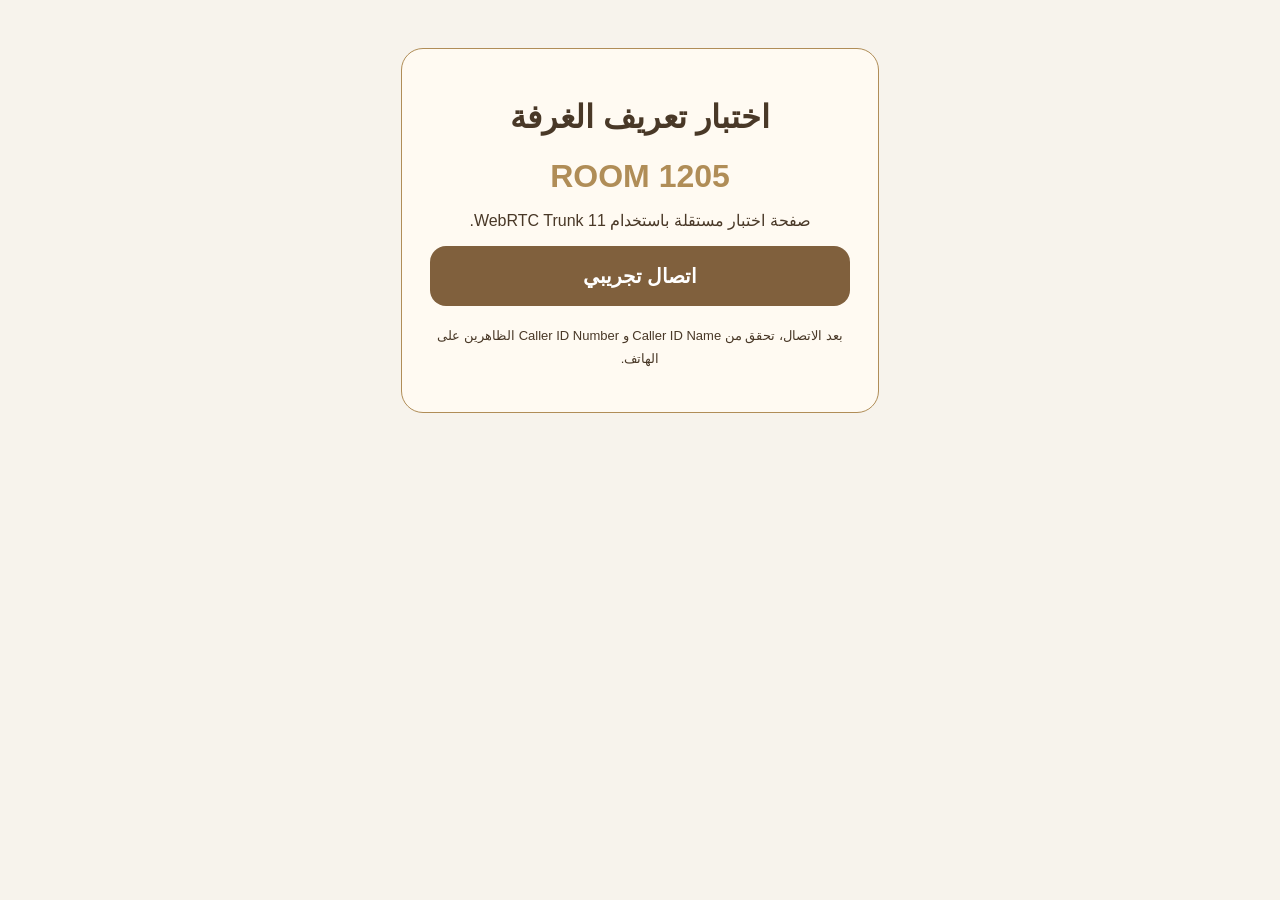
<file: room-test/index.html>
<!doctype html><html lang="ar" dir="rtl"><head><meta charset="utf-8"><meta name="viewport" content="width=device-width,initial-scale=1"><title>Room Call Test</title><style>body{font-family:Arial,Tahoma;background:#f7f3ec;color:#493827;text-align:center;padding:40px}.box{max-width:420px;margin:auto;border:1px solid #b08d57;border-radius:22px;padding:28px;background:#fffaf2}.room{font-size:32px;font-weight:bold;color:#b08d57;margin:16px}.call{display:block;padding:18px;border-radius:16px;background:#80603d;color:white;text-decoration:none;font-size:20px;font-weight:bold}.note{font-size:13px;line-height:1.8;margin-top:18px}</style></head><body><div class="box"><h1>اختبار تعريف الغرفة</h1><div class="room" id="room">ROOM 1205</div><p>صفحة اختبار مستقلة باستخدام WebRTC Trunk 11.</p><a class="call" href="https://emaargrand.a.gdms.cloud/click2call?from_user=webrtc_trunk_11&amp;to_user=service">اتصال تجريبي</a><p class="note">بعد الاتصال، تحقق من Caller ID Name و Caller ID Number الظاهرين على الهاتف.</p></div><script>var p=new URLSearchParams(location.search);var r=p.get('room')||'1205';document.getElementById('room').textContent='ROOM '+r;</script></body></html>
</file>
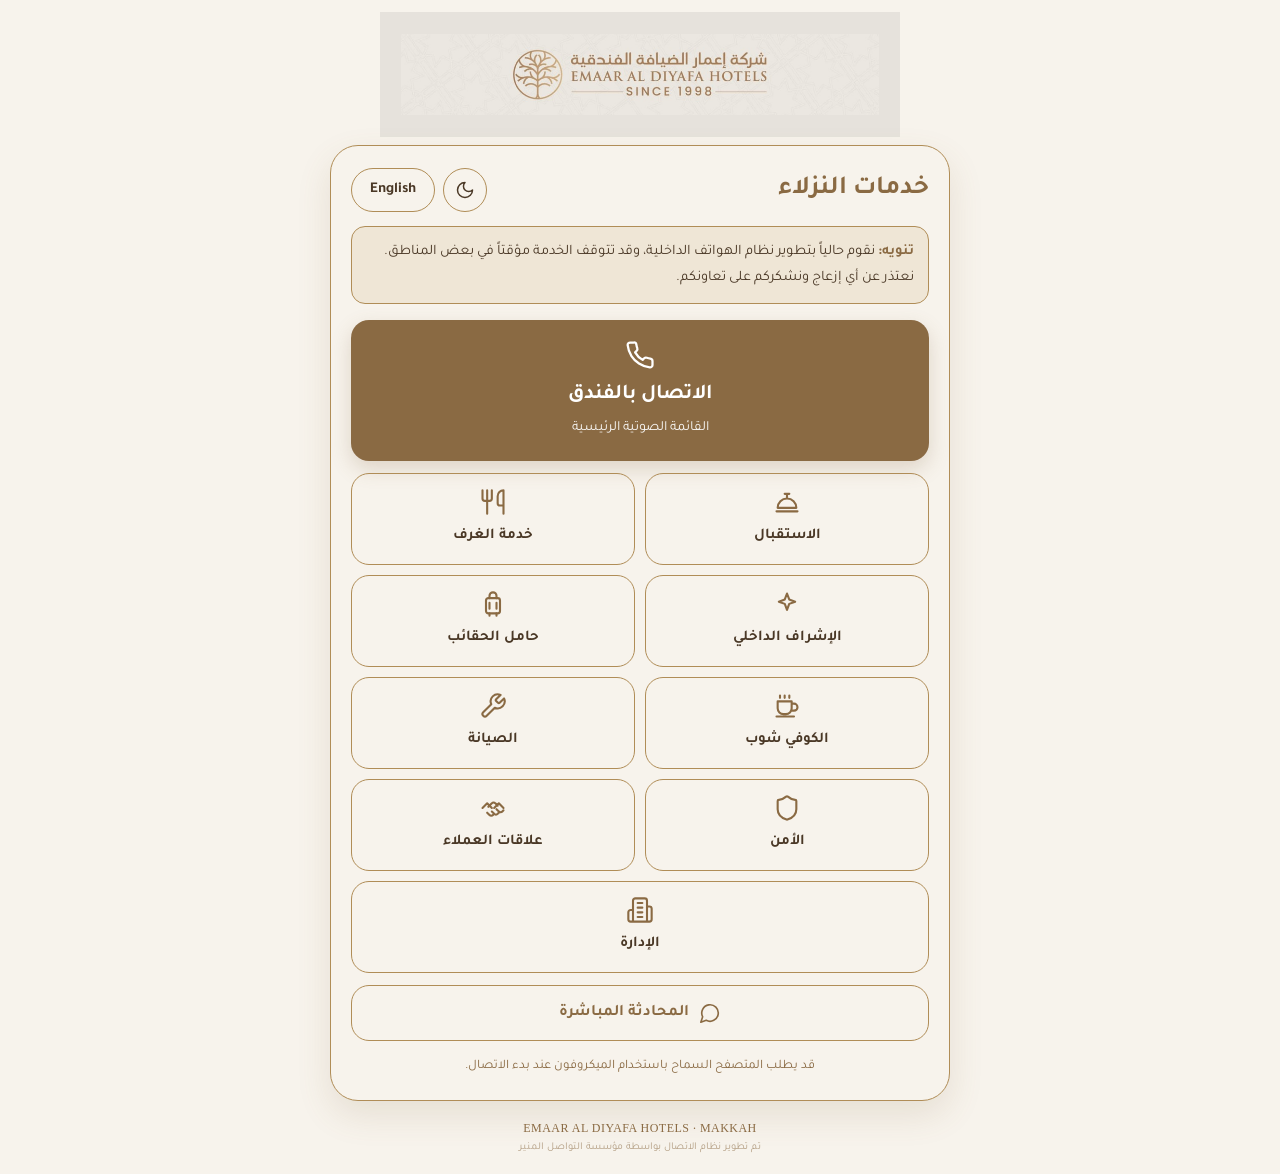
<file: room1010-test/index.html>
<!doctype html>
<html lang="ar" dir="rtl"><head><meta charset="utf-8"><meta name="viewport" content="width=device-width,initial-scale=1,viewport-fit=cover"><meta name="theme-color" content="#F7F3EC"><title>EMAAR AL DIYAFA HOTELS | Guest Services</title><script>(function(){var t;try{t=localStorage.getItem('theme')}catch(e){}if(!t)t=matchMedia('(prefers-color-scheme:dark)').matches?'dark':'light';document.documentElement.dataset.theme=t})()</script><link rel="preconnect" href="https://fonts.googleapis.com"><link rel="preconnect" href="https://fonts.gstatic.com" crossorigin><link href="https://fonts.googleapis.com/css2?family=Tajawal:wght@400;700&display=swap" rel="stylesheet"><style>:root{--cream:#F7F3EC;--gold:#B08D57;--brown:#8A6A43;--ink:#4A3826;--soft:#EFE6D6;--r:18px;--btn:#8A6A43;--btn-h:#7a5d3a;--plate:transparent}html[data-theme="dark"]{color-scheme:dark;--cream:#1B1611;--ink:#EDE3D3;--soft:#2B2219;--brown:#D2AE76;--gold:#9A7B4C;--btn:#8A6A43;--btn-h:#9C7A4D;--plate:#F7F3EC}*{box-sizing:border-box}html{-webkit-text-size-adjust:100%}body{margin:0;min-height:100vh;background:var(--cream);color:var(--ink);font-family:Tajawal,Tahoma,Arial,sans-serif;line-height:1.8;padding:env(safe-area-inset-top) 0 env(safe-area-inset-bottom)}.hero{text-align:center;padding:12px 12px 0}.logo{width:min(520px,86vw);height:auto;display:block;margin:0 auto;mix-blend-mode:multiply}html[data-theme="dark"] .logo{mix-blend-mode:normal;background:var(--plate);border-radius:18px;padding:8px}.card{max-width:620px;margin:8px auto 20px;padding:22px 20px;background:var(--cream);border:1px solid var(--gold);border-radius:28px;box-shadow:0 14px 34px rgba(138,106,67,.14)}html[data-theme="dark"] .card{box-shadow:0 14px 34px rgba(0,0,0,.45)}.top{display:flex;justify-content:space-between;align-items:center;gap:10px;margin-bottom:14px}h1{margin:0;font-size:26px;line-height:1.3;color:var(--brown)}.bar{display:flex;gap:8px}.theme{width:44px;min-height:44px;display:grid;place-items:center;padding:0;border:1px solid var(--gold);border-radius:50%;background:transparent;color:var(--ink);cursor:pointer}.theme svg{width:20px;height:20px}.theme .sun{display:none}html[data-theme="dark"] .theme .sun{display:block}html[data-theme="dark"] .theme .moon{display:none}.lang{min-height:44px;padding:0 18px;border:1px solid var(--gold);border-radius:22px;background:transparent;color:var(--ink);font:700 15px Tajawal,Arial,sans-serif;cursor:pointer}.notice{margin:0 0 16px;padding:12px 14px;background:var(--soft);border:1px solid var(--gold);border-radius:14px;font-size:14.5px}.notice strong{color:var(--brown)}.notice[hidden]{display:none}.call{display:flex;flex-direction:column;align-items:center;gap:2px;padding:20px;margin-bottom:12px;background:var(--btn);color:#fff;border-radius:var(--r);text-decoration:none;box-shadow:0 8px 20px rgba(138,106,67,.22)}.call svg{width:30px;height:30px;margin-bottom:4px}.call b{font-size:21px}.call small{font-size:14px;opacity:.95}.grid{display:grid;grid-template-columns:1fr 1fr;gap:10px}.svc{display:flex;flex-direction:column;align-items:center;justify-content:center;gap:6px;min-height:92px;padding:14px 8px;border:1px solid var(--gold);border-radius:var(--r);color:var(--ink);text-decoration:none;text-align:center;font-weight:700;font-size:15px}.svc svg{width:28px;height:28px;color:var(--brown)}.svc:last-child{grid-column:1/-1}.chat{display:flex;align-items:center;justify-content:center;gap:10px;min-height:56px;margin-top:12px;border:1px solid var(--gold);border-radius:var(--r);color:var(--brown);text-decoration:none;font-weight:700;font-size:16px}.chat svg{width:22px;height:22px}svg{fill:none;stroke:currentColor;stroke-width:1.8;stroke-linecap:round;stroke-linejoin:round}.call,.svc,.chat,.lang{transition:transform .15s ease,background-color .15s ease}.svc:hover,.chat:hover,.lang:hover,.theme:hover{background:var(--soft)}.call:hover{background:var(--btn-h)}.call:active,.svc:active,.chat:active{transform:scale(.985)}a:focus-visible,button:focus-visible{outline:3px solid var(--ink);outline-offset:3px}.note{margin:14px 0 0;font-size:13px;text-align:center;color:var(--brown)}footer{text-align:center;color:var(--brown);font:12px Georgia,serif;letter-spacing:.04em;margin:0 0 20px}.credit{display:inline-block;margin-top:5px;font:10.5px Tajawal,Tahoma,Arial,sans-serif;letter-spacing:0;opacity:.62;color:inherit;text-decoration:none}.credit:hover{opacity:.9;text-decoration:underline}@media(max-width:600px){.card{margin:6px 12px 18px;padding:18px 16px;border-radius:24px}h1{font-size:23px}}@media(prefers-reduced-motion:reduce){*{transition:none!important}}</style></head><body><svg width="0" height="0" style="position:absolute" aria-hidden="true"><symbol id="i-phone" viewBox="0 0 24 24"><path d="M22 16.92v3a2 2 0 0 1-2.18 2 19.79 19.79 0 0 1-8.63-3.07 19.5 19.5 0 0 1-6-6 19.79 19.79 0 0 1-3.07-8.67A2 2 0 0 1 4.11 2h3a2 2 0 0 1 2 1.72c.13.96.36 1.9.7 2.81a2 2 0 0 1-.45 2.11L8.09 9.91a16 16 0 0 0 6 6l1.27-1.27a2 2 0 0 1 2.11-.45c.91.34 1.85.57 2.81.7A2 2 0 0 1 22 16.92z"/></symbol><symbol id="i-bell" viewBox="0 0 24 24"><path d="M3 20h18M4 17h16M20 17a8 8 0 1 0-16 0M12 5v3M10 5h4"/></symbol><symbol id="i-building" viewBox="0 0 24 24"><path d="M6 22V4a2 2 0 0 1 2-2h8a2 2 0 0 1 2 2v18zM6 12H4a2 2 0 0 0-2 2v6a2 2 0 0 0 2 2h2M18 9h2a2 2 0 0 1 2 2v9a2 2 0 0 1-2 2h-2M10 6h4M10 10h4M10 14h4M10 18h4"/></symbol><symbol id="i-users" viewBox="0 0 24 24"><path d="M16 21v-2a4 4 0 0 0-4-4H6a4 4 0 0 0-4 4v2M22 21v-2a4 4 0 0 0-3-3.87M16 3.13a4 4 0 0 1 0 7.75"/><circle cx="9" cy="7" r="4"/></symbol><symbol id="i-utensils" viewBox="0 0 24 24"><path d="M3 2v7a2 2 0 0 0 2 2h4a2 2 0 0 0 2-2V2M7 2v20M21 15V2a5 5 0 0 0-5 5v6a2 2 0 0 0 2 2h3zm0 0v7"/></symbol><symbol id="i-shield" viewBox="0 0 24 24"><path d="M20 13c0 5-3.5 7.5-7.66 8.95a1 1 0 0 1-.67-.01C7.5 20.5 4 18 4 13V6a1 1 0 0 1 1-1c2 0 4.5-1.2 6.24-2.72a1.17 1.17 0 0 1 1.52 0C14.51 3.81 17 5 19 5a1 1 0 0 1 1 1z"/></symbol><symbol id="i-wrench" viewBox="0 0 24 24"><path d="M14.7 6.3a1 1 0 0 0 0 1.4l1.6 1.6a1 1 0 0 0 1.4 0l3.77-3.77a6 6 0 0 1-7.94 7.94l-6.91 6.91a2.12 2.12 0 0 1-3-3l6.91-6.91a6 6 0 0 1 7.94-7.94z"/></symbol><symbol id="i-sparkle" viewBox="0 0 24 24"><path d="M12 3l1.9 5.1L19 10l-5.1 1.9L12 17l-1.9-5.1L5 10l5.1-1.9z"/></symbol><symbol id="i-moon" viewBox="0 0 24 24"><path d="M12 3a6 6 0 0 0 9 9 9 9 0 1 1-9-9z"/></symbol><symbol id="i-sun" viewBox="0 0 24 24"><circle cx="12" cy="12" r="4"/><path d="M12 2v2M12 20v2M4.93 4.93l1.41 1.41M17.66 17.66l1.41 1.41M2 12h2M20 12h2M6.34 17.66l-1.41 1.41M19.07 4.93l-1.41 1.41"/></symbol><symbol id="i-luggage" viewBox="0 0 24 24"><rect x="6" y="7" width="12" height="13" rx="2"/><path d="M9 7V5a3 3 0 0 1 6 0v2M9 11v5M15 11v5M9 22v-2M15 22v-2"/></symbol><symbol id="i-coffee" viewBox="0 0 24 24"><path d="M4 8h12v6a5 5 0 0 1-5 5H9a5 5 0 0 1-5-5zM16 10h2a3 3 0 0 1 0 6h-2M6 3v2M10 3v2M14 3v2M3 21h15"/></symbol><symbol id="i-handshake" viewBox="0 0 24 24"><path d="M8 11l3-3a2 2 0 0 1 3 0l2 2M3 12l4-4 4 4M21 12l-4-4-4 4M7 16l2 2a2 2 0 0 0 3 0l1-1M11 15l2 2a2 2 0 0 0 3 0l1-1M15 13l2 2a2 2 0 0 0 3 0l1-1"/></symbol><symbol id="i-chat" viewBox="0 0 24 24"><path d="M7.9 20A9 9 0 1 0 4 16.1L2 22z"/></symbol></svg><header class="hero"><img class="logo" src="../logo.png" alt="EMAAR AL DIYAFA HOTELS"></header><main class="card"><div class="top"><h1 data-i="title">خدمات النزلاء</h1><div class="bar"><button class="theme" id="theme" type="button" aria-label="Theme"><svg class="moon"><use href="#i-moon"/></svg><svg class="sun"><use href="#i-sun"/></svg></button><button class="lang" id="lang" type="button">English</button></div></div><p class="notice" id="notice"><strong data-i="nt">تنويه:</strong> <span data-i="nb">نقوم حالياً بتطوير نظام الهواتف الداخلية، وقد تتوقف الخدمة مؤقتاً في بعض المناطق. نعتذر عن أي إزعاج ونشكركم على تعاونكم.</span></p><a class="call" href="https://emaargrand.a.gdms.cloud/click2call?from_user=webrtc_trunk_1&to_user=service"><svg><use href="#i-phone"/></svg><b data-i="call">الاتصال بالفندق</b><small data-i="ivr">القائمة الصوتية الرئيسية</small></a><div class="grid"><a class="svc" href="https://emaargrand.a.gdms.cloud/click2call?from_user=webrtc_trunk_2&to_user=service"><svg><use href="#i-bell"/></svg><span data-i="s2">الاستقبال</span></a><a class="svc" href="https://emaargrand.a.gdms.cloud/click2call?from_user=webrtc_trunk_4&to_user=service"><svg><use href="#i-utensils"/></svg><span data-i="s4">خدمة الغرف</span></a><a class="svc" href="https://emaargrand.a.gdms.cloud/click2call?from_user=webrtc_trunk_7&to_user=service"><svg><use href="#i-sparkle"/></svg><span data-i="s7">الإشراف الداخلي</span></a><a class="svc" href="https://emaargrand.a.gdms.cloud/click2call?from_user=webrtc_trunk_11&to_user=service"><svg><use href="#i-luggage"/></svg><span data-i="s11">حامل الحقائب</span></a><a class="svc" href="https://emaargrand.a.gdms.cloud/click2call?from_user=webrtc_trunk_12&to_user=service"><svg><use href="#i-coffee"/></svg><span data-i="s12">الكوفي شوب</span></a><a class="svc" href="https://emaargrand.a.gdms.cloud/click2call?from_user=webrtc_trunk_6&to_user=service"><svg><use href="#i-wrench"/></svg><span data-i="s6">الصيانة</span></a><a class="svc" href="https://emaargrand.a.gdms.cloud/click2call?from_user=webrtc_trunk_5&to_user=service"><svg><use href="#i-shield"/></svg><span data-i="s5">الأمن</span></a><a class="svc" href="https://emaargrand.a.gdms.cloud/click2call?from_user=webrtc_trunk_13&to_user=service"><svg><use href="#i-handshake"/></svg><span data-i="s13">علاقات العملاء</span></a><a class="svc" href="https://emaargrand.a.gdms.cloud/click2call?from_user=webrtc_trunk_8&to_user=service"><svg><use href="#i-building"/></svg><span data-i="s8">الإدارة</span></a></div><a class="chat" href="https://emaargrand.a.gdms.cloud/liveChat/?liveChatAccess=MF80NDgxMDVlMzgzMjY0NTE5ODNhYTdjY2ExZDU4ZWFjNV9lYzc0ZDc4NTE0ZWUmODEwOTQxNTVhM2VlOGE4OTY0ZGE3YmVhYTk2ZjcyYjE="><svg><use href="#i-chat"/></svg><span data-i="chat">المحادثة المباشرة</span></a><p class="note" data-i="mic">قد يطلب المتصفح السماح باستخدام الميكروفون عند بدء الاتصال.</p></main><footer>EMAAR AL DIYAFA HOTELS · MAKKAH<br><a class="credit" data-i="credit" href="https://linktr.ee/ramiabdelrahim" target="_blank" rel="noopener noreferrer">تم تطوير نظام الاتصال بواسطة مؤسسة التواصل المنير</a></footer><script>const SHOW_NOTICE=true;const T={ar:{title:"خدمات النزلاء",nt:"تنويه:",nb:"نقوم حالياً بتطوير نظام الهواتف الداخلية، وقد تتوقف الخدمة مؤقتاً في بعض المناطق. نعتذر عن أي إزعاج ونشكركم على تعاونكم.",call:"الاتصال بالفندق",ivr:"القائمة الصوتية الرئيسية",s2:"الاستقبال",s8:"الإدارة",s4:"خدمة الغرف",s5:"الأمن",s6:"الصيانة",s7:"الإشراف الداخلي",s11:"حامل الحقائب",s12:"الكوفي شوب",s13:"علاقات العملاء",credit:"تم تطوير نظام الاتصال بواسطة مؤسسة التواصل المنير",chat:"المحادثة المباشرة",mic:"قد يطلب المتصفح السماح باستخدام الميكروفون عند بدء الاتصال.",btn:"English"},en:{title:"Guest Services",nt:"Notice:",nb:"We are upgrading the hotel's internal phone system. Phone service may be temporarily unavailable in some areas. We apologize for any inconvenience and thank you for your understanding.",call:"Call the Hotel",ivr:"Main IVR Menu",s2:"Reception",s8:"Management",s4:"Room Service",s5:"Security",s6:"Maintenance",s7:"Housekeeping",s11:"Bellman",s12:"Coffee Shop",s13:"Guest Relations",credit:"Communication system developed by Al-Tawasul Al-Muneer Est.",chat:"Live Chat",mic:"Your browser may ask for microphone permission when the call starts.",btn:"العربية"}};function setLang(l){const d=T[l],h=document.documentElement;h.lang=l;h.dir=l==='ar'?'rtl':'ltr';document.querySelectorAll('[data-i]').forEach(e=>e.textContent=d[e.dataset.i]);document.getElementById('lang').textContent=d.btn;try{localStorage.setItem('lang',l)}catch(e){}}const meta=document.querySelector('meta[name=theme-color]');function setTheme(t){document.documentElement.dataset.theme=t;meta.content=t==='dark'?'#1B1611':'#F7F3EC';try{localStorage.setItem('theme',t)}catch(e){}}meta.content=document.documentElement.dataset.theme==='dark'?'#1B1611':'#F7F3EC';document.getElementById('theme').onclick=()=>setTheme(document.documentElement.dataset.theme==='dark'?'light':'dark');document.getElementById('notice').hidden=!SHOW_NOTICE;document.getElementById('lang').onclick=()=>setLang(document.documentElement.lang==='ar'?'en':'ar');let saved='ar';try{saved=localStorage.getItem('lang')||'ar'}catch(e){}if(saved!=='ar')setLang(saved);</script></body></html>
</file>
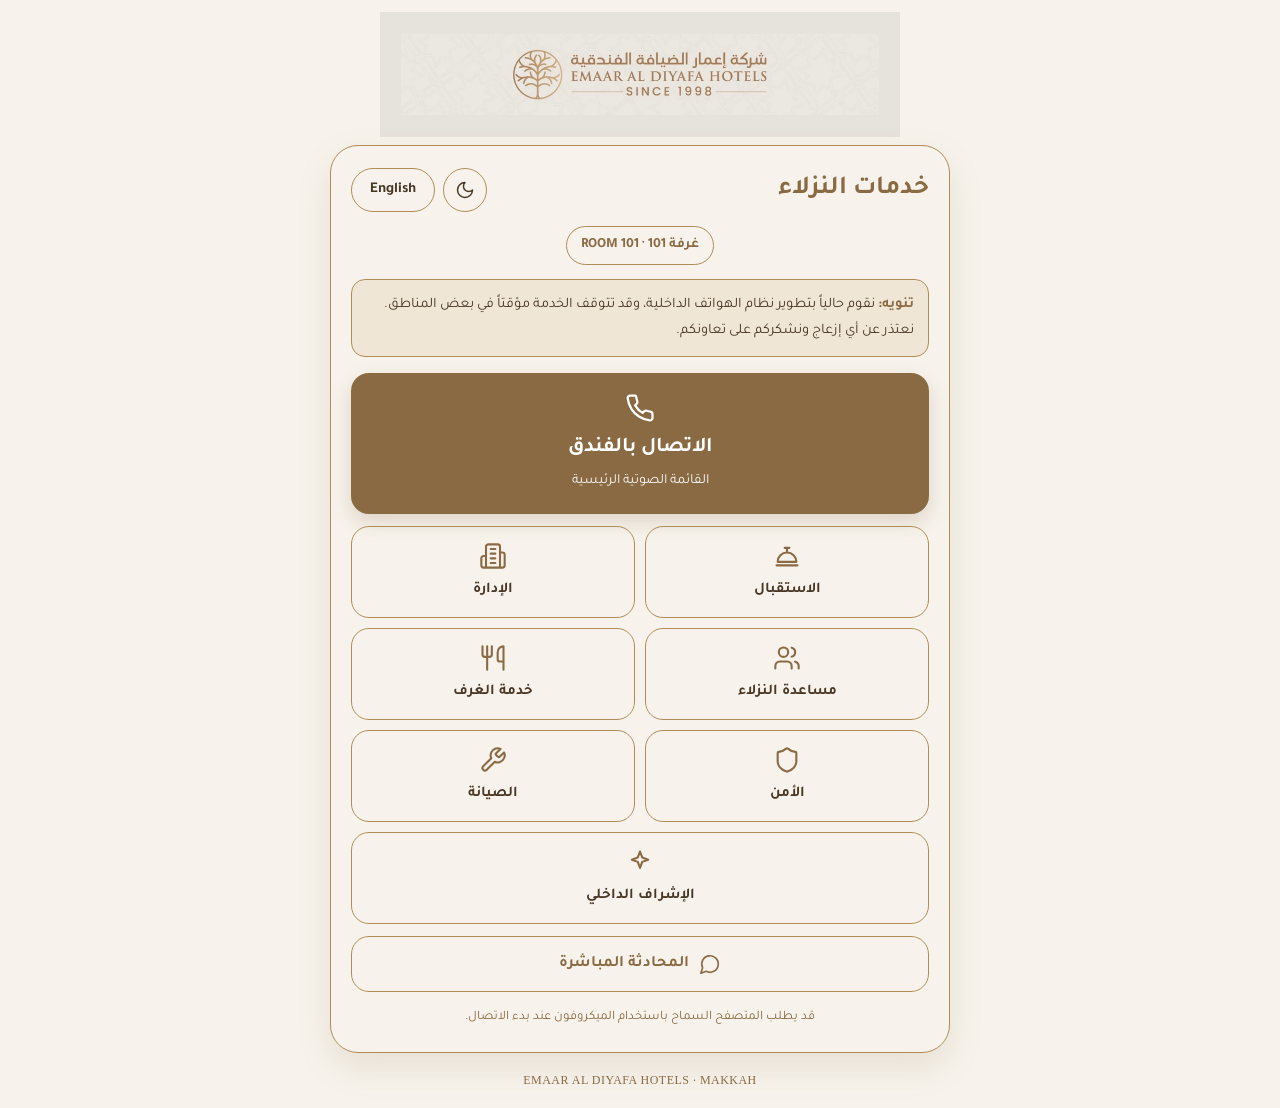
<file: tower-a/index.html>
<!doctype html>
<html lang="ar" dir="rtl"><head><meta charset="utf-8"><meta name="viewport" content="width=device-width,initial-scale=1,viewport-fit=cover"><meta name="theme-color" content="#F7F3EC"><title>Tower A Guest Services | EMAAR AL DIYAFA HOTELS</title><script>(function(){var t;try{t=localStorage.getItem('theme')}catch(e){}if(!t)t=matchMedia('(prefers-color-scheme:dark)').matches?'dark':'light';document.documentElement.dataset.theme=t})()</script><link rel="preconnect" href="https://fonts.googleapis.com"><link rel="preconnect" href="https://fonts.gstatic.com" crossorigin><link href="https://fonts.googleapis.com/css2?family=Tajawal:wght@400;700&display=swap" rel="stylesheet"><style>:root{--cream:#F7F3EC;--gold:#B08D57;--brown:#8A6A43;--ink:#4A3826;--soft:#EFE6D6;--r:18px;--btn:#8A6A43;--btn-h:#7a5d3a;--plate:transparent}html[data-theme="dark"]{color-scheme:dark;--cream:#1B1611;--ink:#EDE3D3;--soft:#2B2219;--brown:#D2AE76;--gold:#9A7B4C;--btn:#8A6A43;--btn-h:#9C7A4D;--plate:#F7F3EC}*{box-sizing:border-box}html{-webkit-text-size-adjust:100%}body{margin:0;min-height:100vh;background:var(--cream);color:var(--ink);font-family:Tajawal,Tahoma,Arial,sans-serif;line-height:1.8;padding:env(safe-area-inset-top) 0 env(safe-area-inset-bottom)}.hero{text-align:center;padding:12px 12px 0}.logo{width:min(520px,86vw);height:auto;display:block;margin:0 auto;mix-blend-mode:multiply}html[data-theme="dark"] .logo{mix-blend-mode:normal;background:var(--plate);border-radius:18px;padding:8px}.card{max-width:620px;margin:8px auto 20px;padding:22px 20px;background:var(--cream);border:1px solid var(--gold);border-radius:28px;box-shadow:0 14px 34px rgba(138,106,67,.14)}html[data-theme="dark"] .card{box-shadow:0 14px 34px rgba(0,0,0,.45)}.top{display:flex;justify-content:space-between;align-items:center;gap:10px;margin-bottom:14px}h1{margin:0;font-size:26px;line-height:1.3;color:var(--brown)}.bar{display:flex;gap:8px}.theme{width:44px;min-height:44px;display:grid;place-items:center;padding:0;border:1px solid var(--gold);border-radius:50%;background:transparent;color:var(--ink);cursor:pointer}.theme svg{width:20px;height:20px}.theme .sun{display:none}html[data-theme="dark"] .theme .sun{display:block}html[data-theme="dark"] .theme .moon{display:none}.lang{min-height:44px;padding:0 18px;border:1px solid var(--gold);border-radius:22px;background:transparent;color:var(--ink);font:700 15px Tajawal,Arial,sans-serif;cursor:pointer}.room-badge{display:block;width:max-content;max-width:100%;margin:0 auto 14px;padding:6px 14px;border:1px solid var(--gold);border-radius:999px;color:var(--brown);font-weight:700;font-size:14px}.notice{margin:0 0 16px;padding:12px 14px;background:var(--soft);border:1px solid var(--gold);border-radius:14px;font-size:14.5px}.notice strong{color:var(--brown)}.notice[hidden]{display:none}.call{display:flex;flex-direction:column;align-items:center;gap:2px;padding:20px;margin-bottom:12px;background:var(--btn);color:#fff;border-radius:var(--r);text-decoration:none;box-shadow:0 8px 20px rgba(138,106,67,.22)}.call svg{width:30px;height:30px;margin-bottom:4px}.call b{font-size:21px}.call small{font-size:14px;opacity:.95}.grid{display:grid;grid-template-columns:1fr 1fr;gap:10px}.svc{display:flex;flex-direction:column;align-items:center;justify-content:center;gap:6px;min-height:92px;padding:14px 8px;border:1px solid var(--gold);border-radius:var(--r);color:var(--ink);text-decoration:none;text-align:center;font-weight:700;font-size:15px}.svc svg{width:28px;height:28px;color:var(--brown)}.svc:last-child{grid-column:1/-1}.chat{display:flex;align-items:center;justify-content:center;gap:10px;min-height:56px;margin-top:12px;border:1px solid var(--gold);border-radius:var(--r);color:var(--brown);text-decoration:none;font-weight:700;font-size:16px}.chat svg{width:22px;height:22px}svg{fill:none;stroke:currentColor;stroke-width:1.8;stroke-linecap:round;stroke-linejoin:round}.call,.svc,.chat,.lang{transition:transform .15s ease,background-color .15s ease}.svc:hover,.chat:hover,.lang:hover,.theme:hover{background:var(--soft)}.call:hover{background:var(--btn-h)}.call:active,.svc:active,.chat:active{transform:scale(.985)}a:focus-visible,button:focus-visible{outline:3px solid var(--ink);outline-offset:3px}.note{margin:14px 0 0;font-size:13px;text-align:center;color:var(--brown)}footer{text-align:center;color:var(--brown);font:12px Georgia,serif;letter-spacing:.04em;margin:0 0 20px}#callLayer{display:none;position:fixed;inset:0;background:rgba(27,22,17,.58);z-index:9999;align-items:center;justify-content:center;padding:12px}
#callBox{width:min(560px,100%);height:330px;background:#fff;border-radius:22px;overflow:hidden;position:relative;box-shadow:0 24px 70px rgba(0,0,0,.35)}
#callClose{position:absolute;top:8px;left:8px;z-index:4;width:38px;height:38px;border:0;border-radius:50%;background:#fff;color:#333;font-size:26px;line-height:1;cursor:pointer;box-shadow:0 2px 10px rgba(0,0,0,.15)}
#anonymousWebRTC{width:100%;height:100%}#frameDialog{display:block;width:100%;height:100%;border:0}
@media(max-width:600px){.card{margin:6px 12px 18px;padding:18px 16px;border-radius:24px}h1{font-size:23px}}@media(prefers-reduced-motion:reduce){*{transition:none!important}}</style></head><body><svg width="0" height="0" style="position:absolute" aria-hidden="true"><symbol id="i-phone" viewBox="0 0 24 24"><path d="M22 16.92v3a2 2 0 0 1-2.18 2 19.79 19.79 0 0 1-8.63-3.07 19.5 19.5 0 0 1-6-6 19.79 19.79 0 0 1-3.07-8.67A2 2 0 0 1 4.11 2h3a2 2 0 0 1 2 1.72c.13.96.36 1.9.7 2.81a2 2 0 0 1-.45 2.11L8.09 9.91a16 16 0 0 0 6 6l1.27-1.27a2 2 0 0 1 2.11-.45c.91.34 1.85.57 2.81.7A2 2 0 0 1 22 16.92z"/></symbol><symbol id="i-bell" viewBox="0 0 24 24"><path d="M3 20h18M4 17h16M20 17a8 8 0 1 0-16 0M12 5v3M10 5h4"/></symbol><symbol id="i-building" viewBox="0 0 24 24"><path d="M6 22V4a2 2 0 0 1 2-2h8a2 2 0 0 1 2 2v18zM6 12H4a2 2 0 0 0-2 2v6a2 2 0 0 0 2 2h2M18 9h2a2 2 0 0 1 2 2v9a2 2 0 0 1-2 2h-2M10 6h4M10 10h4M10 14h4M10 18h4"/></symbol><symbol id="i-users" viewBox="0 0 24 24"><path d="M16 21v-2a4 4 0 0 0-4-4H6a4 4 0 0 0-4 4v2M22 21v-2a4 4 0 0 0-3-3.87M16 3.13a4 4 0 0 1 0 7.75"/><circle cx="9" cy="7" r="4"/></symbol><symbol id="i-utensils" viewBox="0 0 24 24"><path d="M3 2v7a2 2 0 0 0 2 2h4a2 2 0 0 0 2-2V2M7 2v20M21 15V2a5 5 0 0 0-5 5v6a2 2 0 0 0 2 2h3zm0 0v7"/></symbol><symbol id="i-shield" viewBox="0 0 24 24"><path d="M20 13c0 5-3.5 7.5-7.66 8.95a1 1 0 0 1-.67-.01C7.5 20.5 4 18 4 13V6a1 1 0 0 1 1-1c2 0 4.5-1.2 6.24-2.72a1.17 1.17 0 0 1 1.52 0C14.51 3.81 17 5 19 5a1 1 0 0 1 1 1z"/></symbol><symbol id="i-wrench" viewBox="0 0 24 24"><path d="M14.7 6.3a1 1 0 0 0 0 1.4l1.6 1.6a1 1 0 0 0 1.4 0l3.77-3.77a6 6 0 0 1-7.94 7.94l-6.91 6.91a2.12 2.12 0 0 1-3-3l6.91-6.91a6 6 0 0 1 7.94-7.94z"/></symbol><symbol id="i-sparkle" viewBox="0 0 24 24"><path d="M12 3l1.9 5.1L19 10l-5.1 1.9L12 17l-1.9-5.1L5 10l5.1-1.9z"/></symbol><symbol id="i-moon" viewBox="0 0 24 24"><path d="M12 3a6 6 0 0 0 9 9 9 9 0 1 1-9-9z"/></symbol><symbol id="i-sun" viewBox="0 0 24 24"><circle cx="12" cy="12" r="4"/><path d="M12 2v2M12 20v2M4.93 4.93l1.41 1.41M17.66 17.66l1.41 1.41M2 12h2M20 12h2M6.34 17.66l-1.41 1.41M19.07 4.93l-1.41 1.41"/></symbol><symbol id="i-chat" viewBox="0 0 24 24"><path d="M7.9 20A9 9 0 1 0 4 16.1L2 22z"/></symbol></svg><header class="hero"><img class="logo" src="../logo.png" alt="EMAAR AL DIYAFA HOTELS"></header><main class="card"><div class="top"><h1 data-i="title">خدمات النزلاء</h1><div class="bar"><button class="theme" id="theme" type="button" aria-label="Theme"><svg class="moon"><use href="#i-moon"/></svg><svg class="sun"><use href="#i-sun"/></svg></button><button class="lang" id="lang" type="button">English</button></div></div><div class="room-badge" id="roomBadge">غرفة · ROOM</div><p class="notice" id="notice"><strong data-i="nt">تنويه:</strong> <span data-i="nb">نقوم حالياً بتطوير نظام الهواتف الداخلية، وقد تتوقف الخدمة مؤقتاً في بعض المناطق. نعتذر عن أي إزعاج ونشكركم على تعاونكم.</span></p><a class="call" href="https://emaargrand.a.gdms.cloud/click2call?from_user=webrtc_trunk_1&to_user=service"><svg><use href="#i-phone"/></svg><b data-i="call">الاتصال بالفندق</b><small data-i="ivr">القائمة الصوتية الرئيسية</small></a><div class="grid"><a class="svc" href="#" data-direct-service="reception"><svg><use href="#i-bell"/></svg><span data-i="s2">الاستقبال</span></a><a class="svc" href="#" data-direct-service="management"><svg><use href="#i-building"/></svg><span data-i="s8">الإدارة</span></a><a class="svc" href="#" data-direct-service="assistance"><svg><use href="#i-users"/></svg><span data-i="s3">مساعدة النزلاء</span></a><a class="svc" href="#" data-direct-service="roomservice"><svg><use href="#i-utensils"/></svg><span data-i="s4">خدمة الغرف</span></a><a class="svc" href="#" data-direct-service="security"><svg><use href="#i-shield"/></svg><span data-i="s5">الأمن</span></a><a class="svc" href="#" data-direct-service="maintenance"><svg><use href="#i-wrench"/></svg><span data-i="s6">الصيانة</span></a><a class="svc" href="#" data-direct-service="housekeeping"><svg><use href="#i-sparkle"/></svg><span data-i="s7">الإشراف الداخلي</span></a></div><a class="chat" href="https://emaargrand.a.gdms.cloud/liveChat/?liveChatAccess=MF80NDgxMDVlMzgzMjY0NTE5ODNhYTdjY2ExZDU4ZWFjNV9lYzc0ZDc4NTE0ZWUmODEwOTQxNTVhM2VlOGE4OTY0ZGE3YmVhYTk2ZjcyYjE="><svg><use href="#i-chat"/></svg><span data-i="chat">المحادثة المباشرة</span></a><p class="note" data-i="mic">قد يطلب المتصفح السماح باستخدام الميكروفون عند بدء الاتصال.</p></main>
<div id="callLayer" aria-hidden="true"><div id="callBox"><button id="callClose" type="button" aria-label="Close">×</button><div id="anonymousWebRTC" class="main-box"><iframe id="frameDialog" name="frameDialog" allow="microphone; autoplay" scrolling="no" title="WebRTC call"></iframe></div></div></div>
<footer>EMAAR AL DIYAFA HOTELS · MAKKAH</footer><script>const SHOW_NOTICE=true;const T={ar:{title:"خدمات النزلاء",nt:"تنويه:",nb:"نقوم حالياً بتطوير نظام الهواتف الداخلية، وقد تتوقف الخدمة مؤقتاً في بعض المناطق. نعتذر عن أي إزعاج ونشكركم على تعاونكم.",call:"الاتصال بالفندق",ivr:"القائمة الصوتية الرئيسية",s2:"الاستقبال",s8:"الإدارة",s3:"مساعدة النزلاء",s4:"خدمة الغرف",s5:"الأمن",s6:"الصيانة",s7:"الإشراف الداخلي",chat:"المحادثة المباشرة",mic:"قد يطلب المتصفح السماح باستخدام الميكروفون عند بدء الاتصال.",btn:"English"},en:{title:"Guest Services",nt:"Notice:",nb:"We are upgrading the hotel's internal phone system. Phone service may be temporarily unavailable in some areas. We apologize for any inconvenience and thank you for your understanding.",call:"Call the Hotel",ivr:"Main IVR Menu",s2:"Reception",s8:"Management",s3:"Guest Assistance",s4:"Room Service",s5:"Security",s6:"Maintenance",s7:"Housekeeping",chat:"Live Chat",mic:"Your browser may ask for microphone permission when the call starts.",btn:"العربية"}};function setLang(l){const d=T[l],h=document.documentElement;h.lang=l;h.dir=l==='ar'?'rtl':'ltr';document.querySelectorAll('[data-i]').forEach(e=>e.textContent=d[e.dataset.i]);document.getElementById('lang').textContent=d.btn;try{localStorage.setItem('lang',l)}catch(e){}}const meta=document.querySelector('meta[name=theme-color]');function setTheme(t){document.documentElement.dataset.theme=t;meta.content=t==='dark'?'#1B1611':'#F7F3EC';try{localStorage.setItem('theme',t)}catch(e){}}meta.content=document.documentElement.dataset.theme==='dark'?'#1B1611':'#F7F3EC';document.getElementById('theme').onclick=()=>setTheme(document.documentElement.dataset.theme==='dark'?'light':'dark');document.getElementById('notice').hidden=!SHOW_NOTICE;document.getElementById('lang').onclick=()=>setLang(document.documentElement.lang==='ar'?'en':'ar');let saved='ar';try{saved=localStorage.getItem('lang')||'ar'}catch(e){}if(saved!=='ar')setLang(saved);
const ROOM=(new URLSearchParams(location.search).get('room')||'101').replace(/[^0-9A-Za-z_-]/g,'');
document.getElementById('roomBadge').textContent=(document.documentElement.lang==='ar'?'غرفة '+ROOM+' · ROOM '+ROOM:'ROOM '+ROOM+' · غرفة '+ROOM);
const oldSetLang=setLang;
setLang=function(l){oldSetLang(l);document.getElementById('roomBadge').textContent=(l==='ar'?'غرفة '+ROOM+' · ROOM '+ROOM:'ROOM '+ROOM+' · غرفة '+ROOM);}
const layer=document.getElementById('callLayer'),frame=document.getElementById('frameDialog');
const SERVICE_DESTINATIONS={
  reception:'2000',
  management:'2001',
  assistance:'2002',
  security:'2003',
  roomservice:'2004',
  housekeeping:'2005',
  maintenance:'2006'
};
function startServiceCall(service){
  const destination=SERVICE_DESTINATIONS[service]||'';
  if(!destination){
    alert((document.documentElement.lang==='ar'?'لم يتم إدخال رقم تحويلة هذه الخدمة بعد: ':'No destination configured yet for: ')+service);
    return;
  }
  layer.style.display='flex';layer.setAttribute('aria-hidden','false');
  const start=()=>{try{if(frame.contentWindow&&typeof frame.contentWindow.startDevice==='function')frame.contentWindow.startDevice();else setTimeout(start,200)}catch(e){setTimeout(start,300)}};
  frame.onload=()=>start();
  frame.src='../anonymousWebRTC_room1205/webRTC.html?room='+encodeURIComponent(ROOM)+'&service='+encodeURIComponent(service)+'&destination='+encodeURIComponent(destination)+'&v=room1010services1';
  setTimeout(start,400);
}
document.querySelectorAll('[data-direct-service]').forEach(el=>{
  el.onclick=(ev)=>{ev.preventDefault();startServiceCall(el.dataset.directService)};
});
document.getElementById('callClose').onclick=()=>{layer.style.display='none';layer.setAttribute('aria-hidden','true');frame.src='about:blank'};
</script></body></html>
</file>
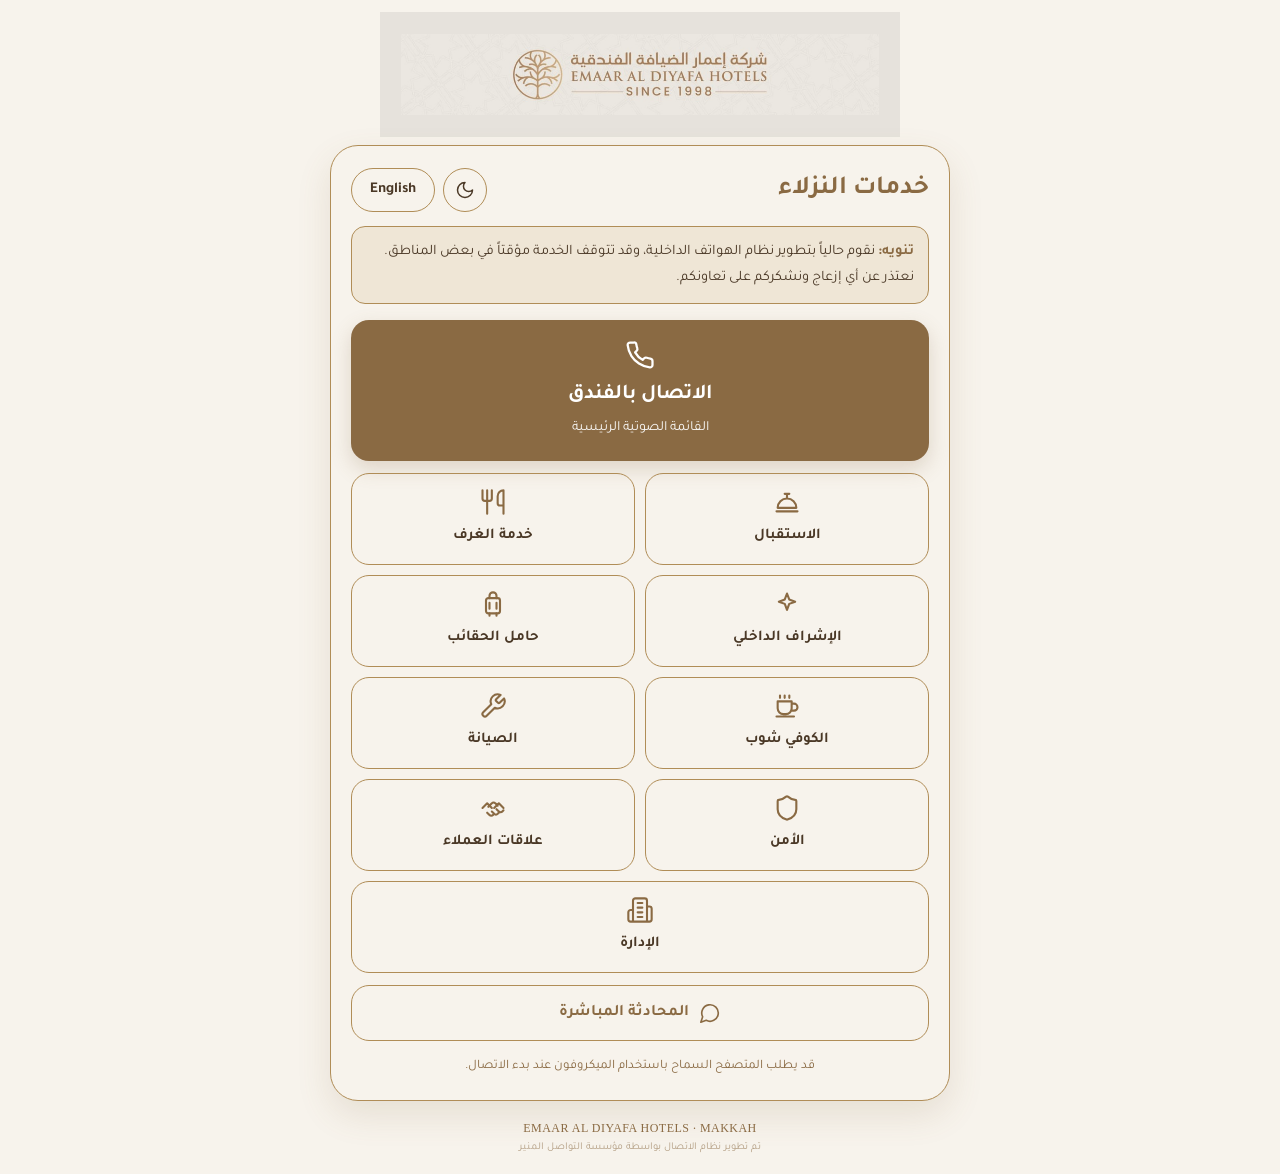
<file: tower2/index.html>
<!doctype html>
<html lang="ar" dir="rtl"><head><meta charset="utf-8"><meta name="viewport" content="width=device-width,initial-scale=1,viewport-fit=cover"><meta name="theme-color" content="#F7F3EC"><title>EMAAR AL DIYAFA HOTELS | Guest Services</title><script>(function(){var t;try{t=localStorage.getItem('theme')}catch(e){}if(!t)t=matchMedia('(prefers-color-scheme:dark)').matches?'dark':'light';document.documentElement.dataset.theme=t})()</script><link rel="preconnect" href="https://fonts.googleapis.com"><link rel="preconnect" href="https://fonts.gstatic.com" crossorigin><link href="https://fonts.googleapis.com/css2?family=Tajawal:wght@400;700&display=swap" rel="stylesheet"><style>:root{--cream:#F7F3EC;--gold:#B08D57;--brown:#8A6A43;--ink:#4A3826;--soft:#EFE6D6;--r:18px;--btn:#8A6A43;--btn-h:#7a5d3a;--plate:transparent}html[data-theme="dark"]{color-scheme:dark;--cream:#1B1611;--ink:#EDE3D3;--soft:#2B2219;--brown:#D2AE76;--gold:#9A7B4C;--btn:#8A6A43;--btn-h:#9C7A4D;--plate:#F7F3EC}*{box-sizing:border-box}html{-webkit-text-size-adjust:100%}body{margin:0;min-height:100vh;background:var(--cream);color:var(--ink);font-family:Tajawal,Tahoma,Arial,sans-serif;line-height:1.8;padding:env(safe-area-inset-top) 0 env(safe-area-inset-bottom)}.hero{text-align:center;padding:12px 12px 0}.logo{width:min(520px,86vw);height:auto;display:block;margin:0 auto;mix-blend-mode:multiply}html[data-theme="dark"] .logo{mix-blend-mode:normal;background:var(--plate);border-radius:18px;padding:8px}.card{max-width:620px;margin:8px auto 20px;padding:22px 20px;background:var(--cream);border:1px solid var(--gold);border-radius:28px;box-shadow:0 14px 34px rgba(138,106,67,.14)}html[data-theme="dark"] .card{box-shadow:0 14px 34px rgba(0,0,0,.45)}.top{display:flex;justify-content:space-between;align-items:center;gap:10px;margin-bottom:14px}h1{margin:0;font-size:26px;line-height:1.3;color:var(--brown)}.bar{display:flex;gap:8px}.theme{width:44px;min-height:44px;display:grid;place-items:center;padding:0;border:1px solid var(--gold);border-radius:50%;background:transparent;color:var(--ink);cursor:pointer}.theme svg{width:20px;height:20px}.theme .sun{display:none}html[data-theme="dark"] .theme .sun{display:block}html[data-theme="dark"] .theme .moon{display:none}.lang{min-height:44px;padding:0 18px;border:1px solid var(--gold);border-radius:22px;background:transparent;color:var(--ink);font:700 15px Tajawal,Arial,sans-serif;cursor:pointer}.notice{margin:0 0 16px;padding:12px 14px;background:var(--soft);border:1px solid var(--gold);border-radius:14px;font-size:14.5px}.notice strong{color:var(--brown)}.notice[hidden]{display:none}.call{display:flex;flex-direction:column;align-items:center;gap:2px;padding:20px;margin-bottom:12px;background:var(--btn);color:#fff;border-radius:var(--r);text-decoration:none;box-shadow:0 8px 20px rgba(138,106,67,.22)}.call svg{width:30px;height:30px;margin-bottom:4px}.call b{font-size:21px}.call small{font-size:14px;opacity:.95}.grid{display:grid;grid-template-columns:1fr 1fr;gap:10px}.svc{display:flex;flex-direction:column;align-items:center;justify-content:center;gap:6px;min-height:92px;padding:14px 8px;border:1px solid var(--gold);border-radius:var(--r);color:var(--ink);text-decoration:none;text-align:center;font-weight:700;font-size:15px}.svc svg{width:28px;height:28px;color:var(--brown)}.svc:last-child{grid-column:1/-1}.chat{display:flex;align-items:center;justify-content:center;gap:10px;min-height:56px;margin-top:12px;border:1px solid var(--gold);border-radius:var(--r);color:var(--brown);text-decoration:none;font-weight:700;font-size:16px}.chat svg{width:22px;height:22px}svg{fill:none;stroke:currentColor;stroke-width:1.8;stroke-linecap:round;stroke-linejoin:round}.call,.svc,.chat,.lang{transition:transform .15s ease,background-color .15s ease}.svc:hover,.chat:hover,.lang:hover,.theme:hover{background:var(--soft)}.call:hover{background:var(--btn-h)}.call:active,.svc:active,.chat:active{transform:scale(.985)}a:focus-visible,button:focus-visible{outline:3px solid var(--ink);outline-offset:3px}.note{margin:14px 0 0;font-size:13px;text-align:center;color:var(--brown)}footer{text-align:center;color:var(--brown);font:12px Georgia,serif;letter-spacing:.04em;margin:0 0 20px}.credit{display:inline-block;margin-top:5px;font:10.5px Tajawal,Tahoma,Arial,sans-serif;letter-spacing:0;opacity:.62;color:inherit;text-decoration:none}.credit:hover{opacity:.9;text-decoration:underline}@media(max-width:600px){.card{margin:6px 12px 18px;padding:18px 16px;border-radius:24px}h1{font-size:23px}}@media(prefers-reduced-motion:reduce){*{transition:none!important}}</style></head><body><svg width="0" height="0" style="position:absolute" aria-hidden="true"><symbol id="i-phone" viewBox="0 0 24 24"><path d="M22 16.92v3a2 2 0 0 1-2.18 2 19.79 19.79 0 0 1-8.63-3.07 19.5 19.5 0 0 1-6-6 19.79 19.79 0 0 1-3.07-8.67A2 2 0 0 1 4.11 2h3a2 2 0 0 1 2 1.72c.13.96.36 1.9.7 2.81a2 2 0 0 1-.45 2.11L8.09 9.91a16 16 0 0 0 6 6l1.27-1.27a2 2 0 0 1 2.11-.45c.91.34 1.85.57 2.81.7A2 2 0 0 1 22 16.92z"/></symbol><symbol id="i-bell" viewBox="0 0 24 24"><path d="M3 20h18M4 17h16M20 17a8 8 0 1 0-16 0M12 5v3M10 5h4"/></symbol><symbol id="i-building" viewBox="0 0 24 24"><path d="M6 22V4a2 2 0 0 1 2-2h8a2 2 0 0 1 2 2v18zM6 12H4a2 2 0 0 0-2 2v6a2 2 0 0 0 2 2h2M18 9h2a2 2 0 0 1 2 2v9a2 2 0 0 1-2 2h-2M10 6h4M10 10h4M10 14h4M10 18h4"/></symbol><symbol id="i-users" viewBox="0 0 24 24"><path d="M16 21v-2a4 4 0 0 0-4-4H6a4 4 0 0 0-4 4v2M22 21v-2a4 4 0 0 0-3-3.87M16 3.13a4 4 0 0 1 0 7.75"/><circle cx="9" cy="7" r="4"/></symbol><symbol id="i-utensils" viewBox="0 0 24 24"><path d="M3 2v7a2 2 0 0 0 2 2h4a2 2 0 0 0 2-2V2M7 2v20M21 15V2a5 5 0 0 0-5 5v6a2 2 0 0 0 2 2h3zm0 0v7"/></symbol><symbol id="i-shield" viewBox="0 0 24 24"><path d="M20 13c0 5-3.5 7.5-7.66 8.95a1 1 0 0 1-.67-.01C7.5 20.5 4 18 4 13V6a1 1 0 0 1 1-1c2 0 4.5-1.2 6.24-2.72a1.17 1.17 0 0 1 1.52 0C14.51 3.81 17 5 19 5a1 1 0 0 1 1 1z"/></symbol><symbol id="i-wrench" viewBox="0 0 24 24"><path d="M14.7 6.3a1 1 0 0 0 0 1.4l1.6 1.6a1 1 0 0 0 1.4 0l3.77-3.77a6 6 0 0 1-7.94 7.94l-6.91 6.91a2.12 2.12 0 0 1-3-3l6.91-6.91a6 6 0 0 1 7.94-7.94z"/></symbol><symbol id="i-sparkle" viewBox="0 0 24 24"><path d="M12 3l1.9 5.1L19 10l-5.1 1.9L12 17l-1.9-5.1L5 10l5.1-1.9z"/></symbol><symbol id="i-moon" viewBox="0 0 24 24"><path d="M12 3a6 6 0 0 0 9 9 9 9 0 1 1-9-9z"/></symbol><symbol id="i-sun" viewBox="0 0 24 24"><circle cx="12" cy="12" r="4"/><path d="M12 2v2M12 20v2M4.93 4.93l1.41 1.41M17.66 17.66l1.41 1.41M2 12h2M20 12h2M6.34 17.66l-1.41 1.41M19.07 4.93l-1.41 1.41"/></symbol><symbol id="i-luggage" viewBox="0 0 24 24"><rect x="6" y="7" width="12" height="13" rx="2"/><path d="M9 7V5a3 3 0 0 1 6 0v2M9 11v5M15 11v5M9 22v-2M15 22v-2"/></symbol><symbol id="i-coffee" viewBox="0 0 24 24"><path d="M4 8h12v6a5 5 0 0 1-5 5H9a5 5 0 0 1-5-5zM16 10h2a3 3 0 0 1 0 6h-2M6 3v2M10 3v2M14 3v2M3 21h15"/></symbol><symbol id="i-handshake" viewBox="0 0 24 24"><path d="M8 11l3-3a2 2 0 0 1 3 0l2 2M3 12l4-4 4 4M21 12l-4-4-4 4M7 16l2 2a2 2 0 0 0 3 0l1-1M11 15l2 2a2 2 0 0 0 3 0l1-1M15 13l2 2a2 2 0 0 0 3 0l1-1"/></symbol><symbol id="i-chat" viewBox="0 0 24 24"><path d="M7.9 20A9 9 0 1 0 4 16.1L2 22z"/></symbol></svg><header class="hero"><img class="logo" src="../logo.png" alt="EMAAR AL DIYAFA HOTELS"></header><main class="card"><div class="top"><h1 data-i="title">خدمات النزلاء</h1><div class="bar"><button class="theme" id="theme" type="button" aria-label="Theme"><svg class="moon"><use href="#i-moon"/></svg><svg class="sun"><use href="#i-sun"/></svg></button><button class="lang" id="lang" type="button">English</button></div></div><p class="notice" id="notice"><strong data-i="nt">تنويه:</strong> <span data-i="nb">نقوم حالياً بتطوير نظام الهواتف الداخلية، وقد تتوقف الخدمة مؤقتاً في بعض المناطق. نعتذر عن أي إزعاج ونشكركم على تعاونكم.</span></p><a class="call" href="https://emaargrand.a.gdms.cloud/click2call?from_user=webrtc_trunk_10&to_user=service"><svg><use href="#i-phone"/></svg><b data-i="call">الاتصال بالفندق</b><small data-i="ivr">القائمة الصوتية الرئيسية</small></a><div class="grid"><a class="svc" href="https://emaargrand.a.gdms.cloud/click2call?from_user=webrtc_trunk_9&to_user=service"><svg><use href="#i-bell"/></svg><span data-i="s2">الاستقبال</span></a><a class="svc" href="https://emaargrand.a.gdms.cloud/click2call?from_user=webrtc_trunk_4&to_user=service"><svg><use href="#i-utensils"/></svg><span data-i="s4">خدمة الغرف</span></a><a class="svc" href="https://emaargrand.a.gdms.cloud/click2call?from_user=webrtc_trunk_7&to_user=service"><svg><use href="#i-sparkle"/></svg><span data-i="s7">الإشراف الداخلي</span></a><a class="svc" href="https://emaargrand.a.gdms.cloud/click2call?from_user=webrtc_trunk_11&to_user=service"><svg><use href="#i-luggage"/></svg><span data-i="s11">حامل الحقائب</span></a><a class="svc" href="https://emaargrand.a.gdms.cloud/click2call?from_user=webrtc_trunk_14&to_user=service"><svg><use href="#i-coffee"/></svg><span data-i="s12">الكوفي شوب</span></a><a class="svc" href="https://emaargrand.a.gdms.cloud/click2call?from_user=webrtc_trunk_6&to_user=service"><svg><use href="#i-wrench"/></svg><span data-i="s6">الصيانة</span></a><a class="svc" href="https://emaargrand.a.gdms.cloud/click2call?from_user=webrtc_trunk_5&to_user=service"><svg><use href="#i-shield"/></svg><span data-i="s5">الأمن</span></a><a class="svc" href="https://emaargrand.a.gdms.cloud/click2call?from_user=webrtc_trunk_13&to_user=service"><svg><use href="#i-handshake"/></svg><span data-i="s13">علاقات العملاء</span></a><a class="svc" href="https://emaargrand.a.gdms.cloud/click2call?from_user=webrtc_trunk_8&to_user=service"><svg><use href="#i-building"/></svg><span data-i="s8">الإدارة</span></a></div><a class="chat" href="https://emaargrand.a.gdms.cloud/liveChat/?liveChatAccess=MF80NDgxMDVlMzgzMjY0NTE5ODNhYTdjY2ExZDU4ZWFjNV9lYzc0ZDc4NTE0ZWUmODEwOTQxNTVhM2VlOGE4OTY0ZGE3YmVhYTk2ZjcyYjE="><svg><use href="#i-chat"/></svg><span data-i="chat">المحادثة المباشرة</span></a><p class="note" data-i="mic">قد يطلب المتصفح السماح باستخدام الميكروفون عند بدء الاتصال.</p></main><footer>EMAAR AL DIYAFA HOTELS · MAKKAH<br><a class="credit" data-i="credit" href="https://linktr.ee/ramiabdelrahim" target="_blank" rel="noopener noreferrer">تم تطوير نظام الاتصال بواسطة مؤسسة التواصل المنير</a></footer><script>const SHOW_NOTICE=true;const T={ar:{title:"خدمات النزلاء",nt:"تنويه:",nb:"نقوم حالياً بتطوير نظام الهواتف الداخلية، وقد تتوقف الخدمة مؤقتاً في بعض المناطق. نعتذر عن أي إزعاج ونشكركم على تعاونكم.",call:"الاتصال بالفندق",ivr:"القائمة الصوتية الرئيسية",s2:"الاستقبال",s8:"الإدارة",s4:"خدمة الغرف",s5:"الأمن",s6:"الصيانة",s7:"الإشراف الداخلي",s11:"حامل الحقائب",s12:"الكوفي شوب",s13:"علاقات العملاء",credit:"تم تطوير نظام الاتصال بواسطة مؤسسة التواصل المنير",chat:"المحادثة المباشرة",mic:"قد يطلب المتصفح السماح باستخدام الميكروفون عند بدء الاتصال.",btn:"English"},en:{title:"Guest Services",nt:"Notice:",nb:"We are upgrading the hotel's internal phone system. Phone service may be temporarily unavailable in some areas. We apologize for any inconvenience and thank you for your understanding.",call:"Call the Hotel",ivr:"Main IVR Menu",s2:"Reception",s8:"Management",s4:"Room Service",s5:"Security",s6:"Maintenance",s7:"Housekeeping",s11:"Bellman",s12:"Coffee Shop",s13:"Guest Relations",credit:"Communication system developed by Al-Tawasul Al-Muneer Est.",chat:"Live Chat",mic:"Your browser may ask for microphone permission when the call starts.",btn:"العربية"}};function setLang(l){const d=T[l],h=document.documentElement;h.lang=l;h.dir=l==='ar'?'rtl':'ltr';document.querySelectorAll('[data-i]').forEach(e=>e.textContent=d[e.dataset.i]);document.getElementById('lang').textContent=d.btn;try{localStorage.setItem('lang',l)}catch(e){}}const meta=document.querySelector('meta[name=theme-color]');function setTheme(t){document.documentElement.dataset.theme=t;meta.content=t==='dark'?'#1B1611':'#F7F3EC';try{localStorage.setItem('theme',t)}catch(e){}}meta.content=document.documentElement.dataset.theme==='dark'?'#1B1611':'#F7F3EC';document.getElementById('theme').onclick=()=>setTheme(document.documentElement.dataset.theme==='dark'?'light':'dark');document.getElementById('notice').hidden=!SHOW_NOTICE;document.getElementById('lang').onclick=()=>setLang(document.documentElement.lang==='ar'?'en':'ar');let saved='ar';try{saved=localStorage.getItem('lang')||'ar'}catch(e){}if(saved!=='ar')setLang(saved);</script></body></html>
</file>
